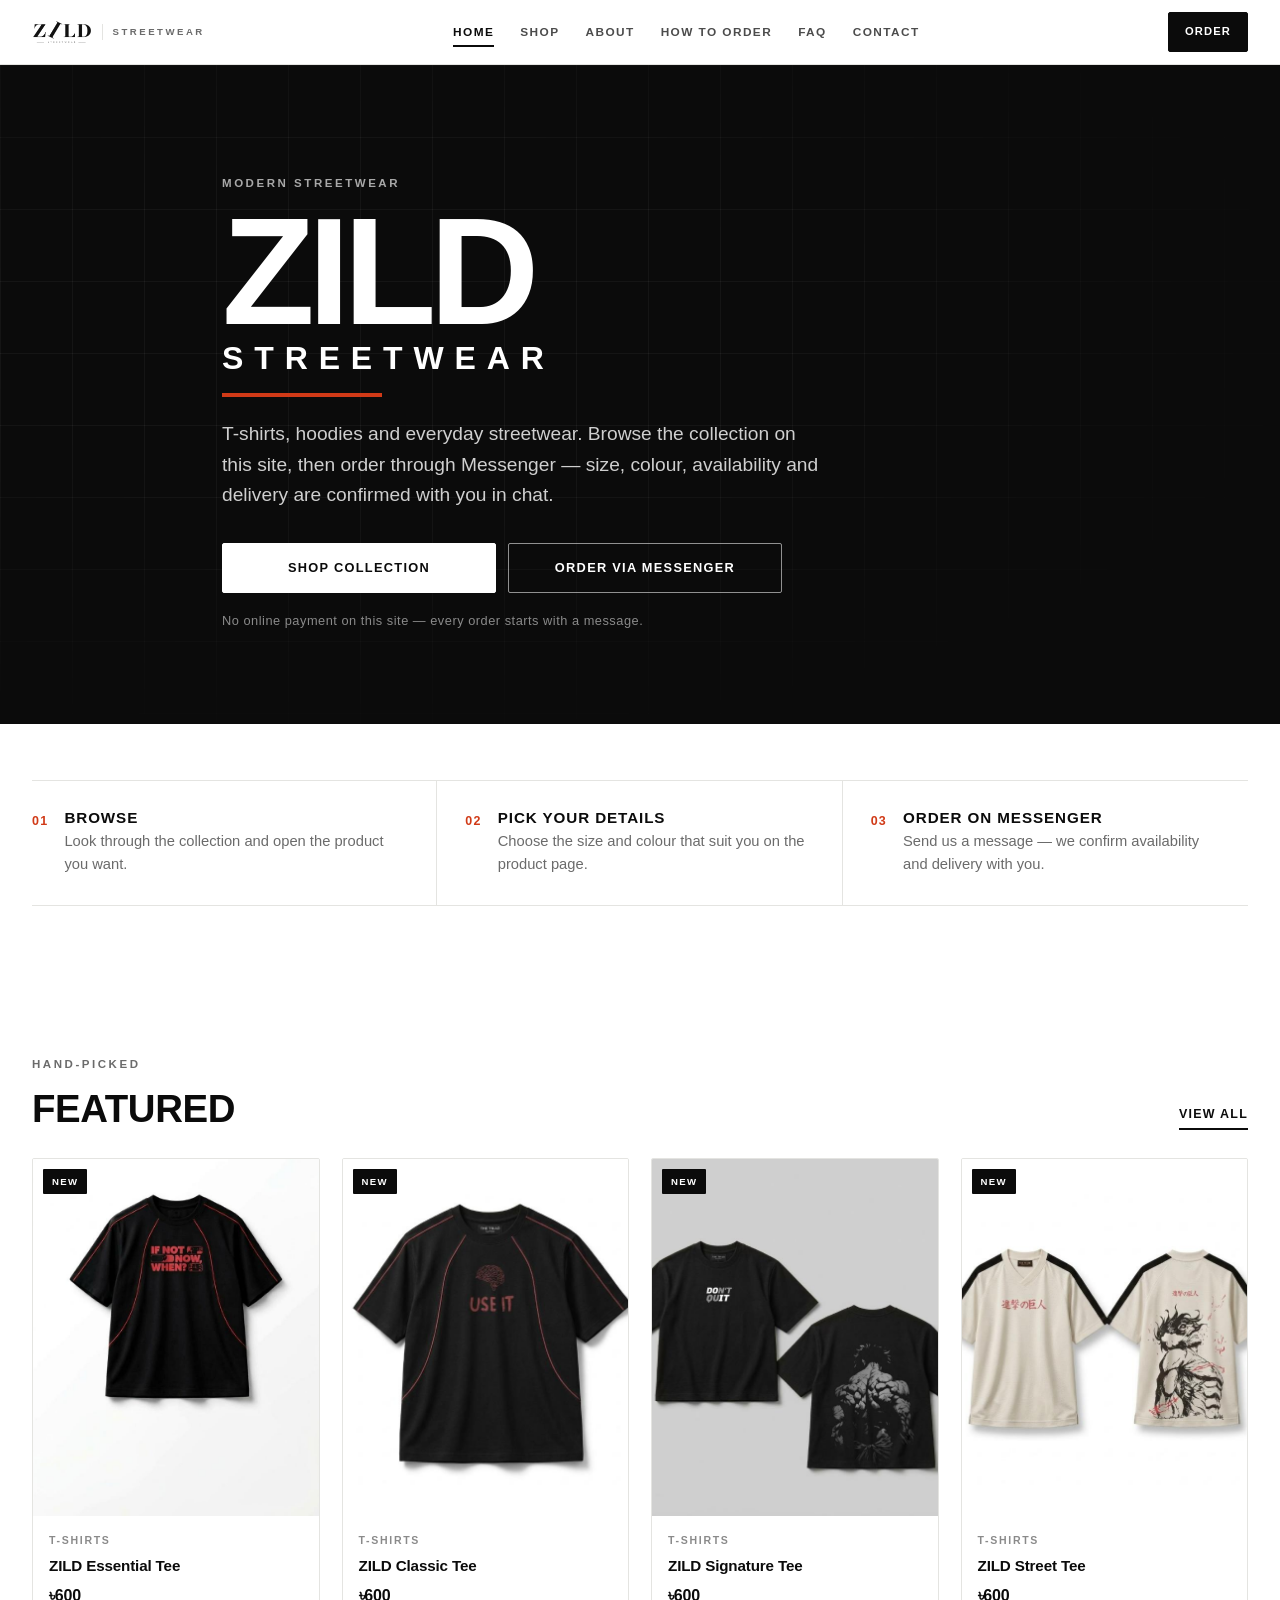
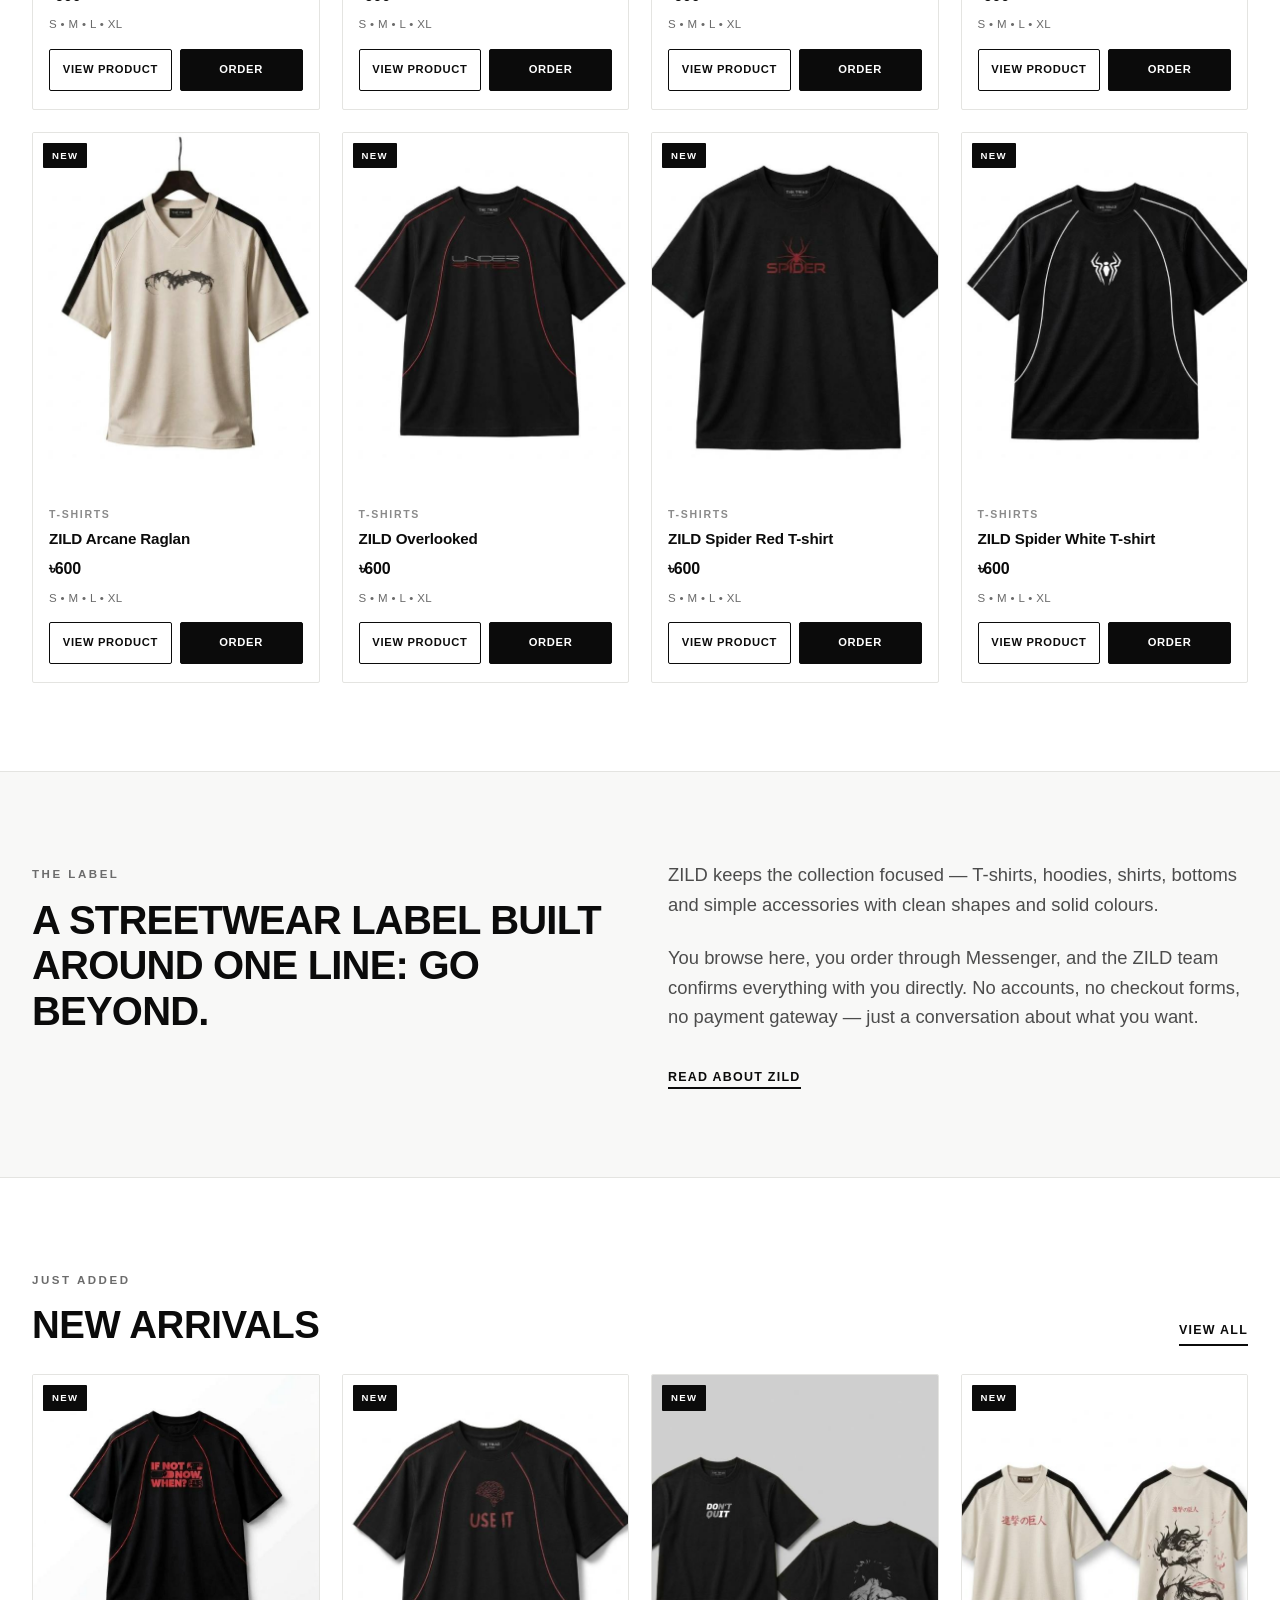
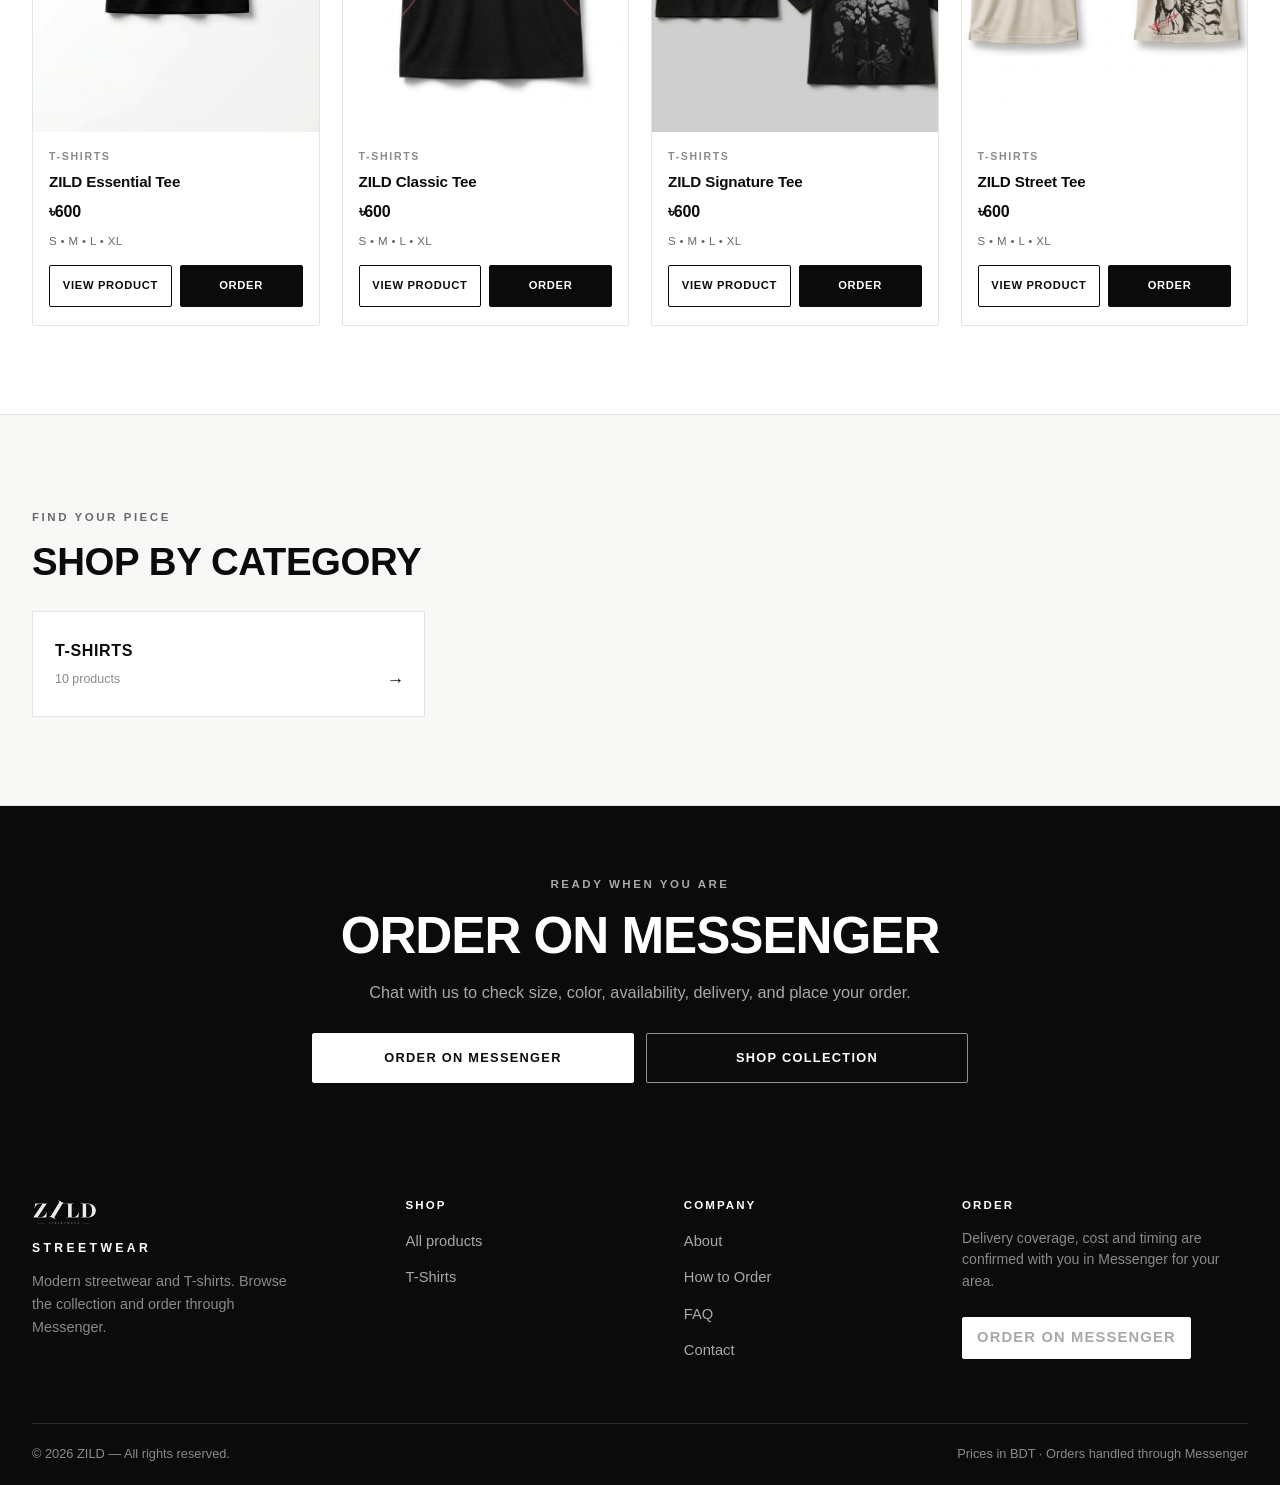
<file: index.html>
<!DOCTYPE html>
<html lang="en">
<head>
  <meta charset="utf-8">
  <meta name="google-site-verification" content="OAu-V8VWM3Msu2OALrQtMEpaNADFn--PM1Oyd4TbYXE" />
  <meta name="viewport" content="width=device-width, initial-scale=1">

  <title>ZILD Streetwear</title>
  <meta name="description" content="ZILD — modern streetwear and T-shirts. Browse the collection and order through Messenger.">
  <meta name="theme-color" content="#0b0b0b">

  <!-- ============================================================
       SET YOUR DOMAIN (see README → "Set your domain")
       Replace  https://madaclothing.vercel.app  with your real domain
       in every page before you go live.
       ============================================================ -->
  <link rel="canonical" href="https://madaclothing.vercel.app/">
  <meta property="og:site_name" content="ZILD">
  <meta property="og:type" content="website">
  <meta property="og:title" content="ZILD Streetwear">
  <meta property="og:description" content="ZILD — modern streetwear and T-shirts. Browse the collection and order through Messenger.">
  <meta property="og:url" content="https://madaclothing.vercel.app/">
  <meta property="og:image" content="https://madaclothing.vercel.app/assets/social/og-cover.png">
  <meta property="og:image:width" content="1200">
  <meta property="og:image:height" content="630">
  <meta property="og:image:alt" content="ZILD — Streetwear.">
  <meta name="twitter:card" content="summary_large_image">
  <meta name="twitter:title" content="ZILD Streetwear">
  <meta name="twitter:description" content="ZILD — modern streetwear and T-shirts. Browse the collection and order through Messenger.">

  <link rel="icon" href="favicon.svg" type="image/svg+xml">
  <link rel="alternate icon" href="favicon.ico" sizes="32x32">
  <link rel="manifest" href="manifest.webmanifest">
  <link rel="stylesheet" href="css/styles.css">

  <script src="js/config.js" defer></script>
  <script src="js/products.js" defer></script>
  <script src="js/app.js" defer></script>

  <script type="application/ld+json">
  {
    "@context": "https://schema.org",
    "@type": "WebSite",
    "name": "ZILD",
    "slogan": "STREETWEAR",
    "description": "ZILD — modern streetwear and T-shirts. Browse the collection and order through Messenger."
  }
  </script>
</head>

<body data-page="home">
  <a class="skip-link" href="#main">Skip to content</a>

  <!-- ============================ HEADER ============================ -->
  <header class="site-header">
    <div class="container header-inner">
      <a class="brand" href="index.html" aria-label="ZILD Streetwear — home">
        <img class="brand__logo" src="assets/logo/zild-logo.png" alt="ZILD Streetwear" width="520" height="128">
        <span class="brand__tagline" data-config="tagline">STREETWEAR</span>
      </a>

      <nav class="nav-desktop" aria-label="Main navigation">
        <a href="index.html" data-nav="home">Home</a>
        <a href="shop.html" data-nav="shop">Shop</a>
        <a href="about.html" data-nav="about">About</a>
        <a href="how-to-order.html" data-nav="how-to-order">How to Order</a>
        <a href="faq.html" data-nav="faq">FAQ</a>
        <a href="contact.html" data-nav="contact">Contact</a>
      </nav>

      <div class="header-actions">
        <a class="btn btn--dark header-cta" data-messenger href="https://www.messenger.com/t/1366008693268830" target="_blank" rel="noopener noreferrer">Order</a>
        <button class="nav-toggle" id="nav-toggle" type="button" aria-expanded="false" aria-controls="mobile-menu" aria-label="Open menu">
          <span class="nav-toggle__bar" aria-hidden="true"></span>
        </button>
      </div>
    </div>

    <div class="mobile-menu" id="mobile-menu" hidden>
      <nav aria-label="Mobile navigation">
        <a class="mobile-menu__link" href="index.html" data-nav="home">Home</a>
        <a class="mobile-menu__link" href="shop.html" data-nav="shop">Shop</a>
        <a class="mobile-menu__link" href="about.html" data-nav="about">About</a>
        <a class="mobile-menu__link" href="how-to-order.html" data-nav="how-to-order">How to Order</a>
        <a class="mobile-menu__link" href="faq.html" data-nav="faq">FAQ</a>
        <a class="mobile-menu__link" href="contact.html" data-nav="contact">Contact</a>
      </nav>
      <a class="btn btn--dark" data-messenger href="https://www.messenger.com/t/1366008693268830" target="_blank" rel="noopener noreferrer">ORDER ON MESSENGER</a>
    </div>
  </header>

  <main id="main">

    <!-- ============================ HERO ============================ -->
    <section class="hero">
      <div class="container hero__inner">
        <p class="eyebrow">Modern streetwear</p>
        <h1 class="hero__title">
          <span class="hero__brand">ZILD</span>
          <span class="hero__tagline">STREETWEAR</span>
        </h1>
        <p class="hero__text">
          T-shirts, hoodies and everyday streetwear. Browse the collection on this site,
          then order through Messenger — size, colour, availability and delivery are
          confirmed with you in chat.
        </p>
        <div class="btn-row">
          <a class="btn btn--light" href="shop.html">Shop collection</a>
          <a class="btn btn--ghost-light" data-messenger href="https://www.messenger.com/t/1366008693268830" target="_blank" rel="noopener noreferrer">Order via Messenger</a>
        </div>
        <p class="hero__note">No online payment on this site — every order starts with a message.</p>
      </div>
    </section>

    <!-- ============================ STEPS ============================ -->
    <section class="section--tight" aria-label="How ZILD ordering works">
      <div class="container">
        <ol class="steps">
          <li class="step">
            <span class="step__num" aria-hidden="true">01</span>
            <div>
              <h2 class="step__title">Browse</h2>
              <p class="step__text">Look through the collection and open the product you want.</p>
            </div>
          </li>
          <li class="step">
            <span class="step__num" aria-hidden="true">02</span>
            <div>
              <h2 class="step__title">Pick your details</h2>
              <p class="step__text">Choose the size and colour that suit you on the product page.</p>
            </div>
          </li>
          <li class="step">
            <span class="step__num" aria-hidden="true">03</span>
            <div>
              <h2 class="step__title">Order on Messenger</h2>
              <p class="step__text">Send us a message — we confirm availability and delivery with you.</p>
            </div>
          </li>
        </ol>
      </div>
    </section>

    <!-- ========================== FEATURED ========================== -->
    <section class="section" data-section aria-labelledby="featured-title">
      <div class="container">
        <div class="section-head">
          <div>
            <p class="eyebrow">Hand-picked</p>
            <h2 class="section-head__title" id="featured-title">Featured</h2>
          </div>
          <a class="section-head__link" href="shop.html">View all</a>
        </div>
        <div class="grid-products" id="featured-grid"></div>
      </div>
    </section>

    <!-- ========================= BRAND INTRO ======================== -->
    <section class="section section--muted" aria-labelledby="label-title">
      <div class="container split">
        <div>
          <p class="eyebrow">The label</p>
          <h2 class="brand-statement" id="label-title">A streetwear label built around one line: go beyond.</h2>
        </div>
        <div>
          <p class="lede">
            ZILD keeps the collection focused — T-shirts, hoodies, shirts, bottoms and
            simple accessories with clean shapes and solid colours.
          </p>
          <p class="lede mt-6">
            You browse here, you order through Messenger, and the ZILD team confirms
            everything with you directly. No accounts, no checkout forms, no payment
            gateway — just a conversation about what you want.
          </p>
          <p class="mt-8">
            <a class="section-head__link" href="about.html">Read about ZILD</a>
          </p>
        </div>
      </div>
    </section>

    <!-- ========================= NEW ARRIVALS ======================= -->
    <section class="section" data-section aria-labelledby="arrivals-title">
      <div class="container">
        <div class="section-head">
          <div>
            <p class="eyebrow">Just added</p>
            <h2 class="section-head__title" id="arrivals-title">New arrivals</h2>
          </div>
          <a class="section-head__link" href="shop.html">View all</a>
        </div>
        <div class="grid-products" id="arrivals-grid"></div>
      </div>
    </section>

    <!-- ========================== CATEGORIES ======================== -->
    <section class="section section--muted" aria-labelledby="category-title">
      <div class="container">
        <div class="section-head">
          <div>
            <p class="eyebrow">Find your piece</p>
            <h2 class="section-head__title" id="category-title">Shop by category</h2>
          </div>
        </div>
        <div class="grid-categories" id="category-grid"></div>
      </div>
    </section>

    <!-- ============================ BAND ============================ -->
    <section class="band" aria-labelledby="band-title">
      <div class="container band__inner">
        <p class="eyebrow">Ready when you are</p>
        <h2 class="band__title" id="band-title">Order on Messenger</h2>
        <p class="band__text" data-config="orderHelper">
          Chat with us to check size, color, availability, delivery, and place your order.
        </p>
        <div class="btn-row">
          <a class="btn btn--light" data-messenger href="https://www.messenger.com/t/1366008693268830" target="_blank" rel="noopener noreferrer">ORDER ON MESSENGER</a>
          <a class="btn btn--ghost-light" href="shop.html">Shop collection</a>
        </div>
      </div>
    </section>

  </main>

  <!-- ============================ FOOTER ============================ -->
  <footer class="site-footer">
    <div class="container">
      <div class="footer-grid">
        <div class="footer-brand">
          <img class="footer-brand__logo" src="assets/logo/zild-logo.png" alt="ZILD Streetwear" width="520" height="128">
          <p class="footer-brand__tagline" data-config="tagline">STREETWEAR</p>
          <p class="footer-brand__text">Modern streetwear and T-shirts. Browse the collection and order through Messenger.</p>
        </div>

        <div class="footer-col">
          <h2 class="footer-col__title">Shop</h2>
          <ul id="footer-categories">
            <li><a href="shop.html">All products</a></li>
          </ul>
        </div>

        <div class="footer-col">
          <h2 class="footer-col__title">Company</h2>
          <ul>
            <li><a href="about.html">About</a></li>
            <li><a href="how-to-order.html">How to Order</a></li>
            <li><a href="faq.html">FAQ</a></li>
            <li><a href="contact.html">Contact</a></li>
          </ul>
        </div>

        <div class="footer-col">
          <h2 class="footer-col__title">Order</h2>
          <p class="footer-note" data-config="deliveryInfo">Delivery coverage, cost and timing are confirmed with you in Messenger for your area.</p>
          <p class="mt-6">
            <a class="btn btn--light btn--sm" data-messenger href="https://www.messenger.com/t/1366008693268830" target="_blank" rel="noopener noreferrer">Order on Messenger</a>
          </p>
          <p class="mt-6">
            <a data-facebook hidden>Facebook page</a>
          </p>
        </div>
      </div>

      <div class="footer-bottom">
        <span>© <span data-year>2026</span> <span data-config="brandName">ZILD</span> — All rights reserved.</span>
        <span>Prices in <span data-config="currency">BDT</span> · Orders handled through Messenger</span>
      </div>
    </div>
  </footer>
</body>
</html>
</file>
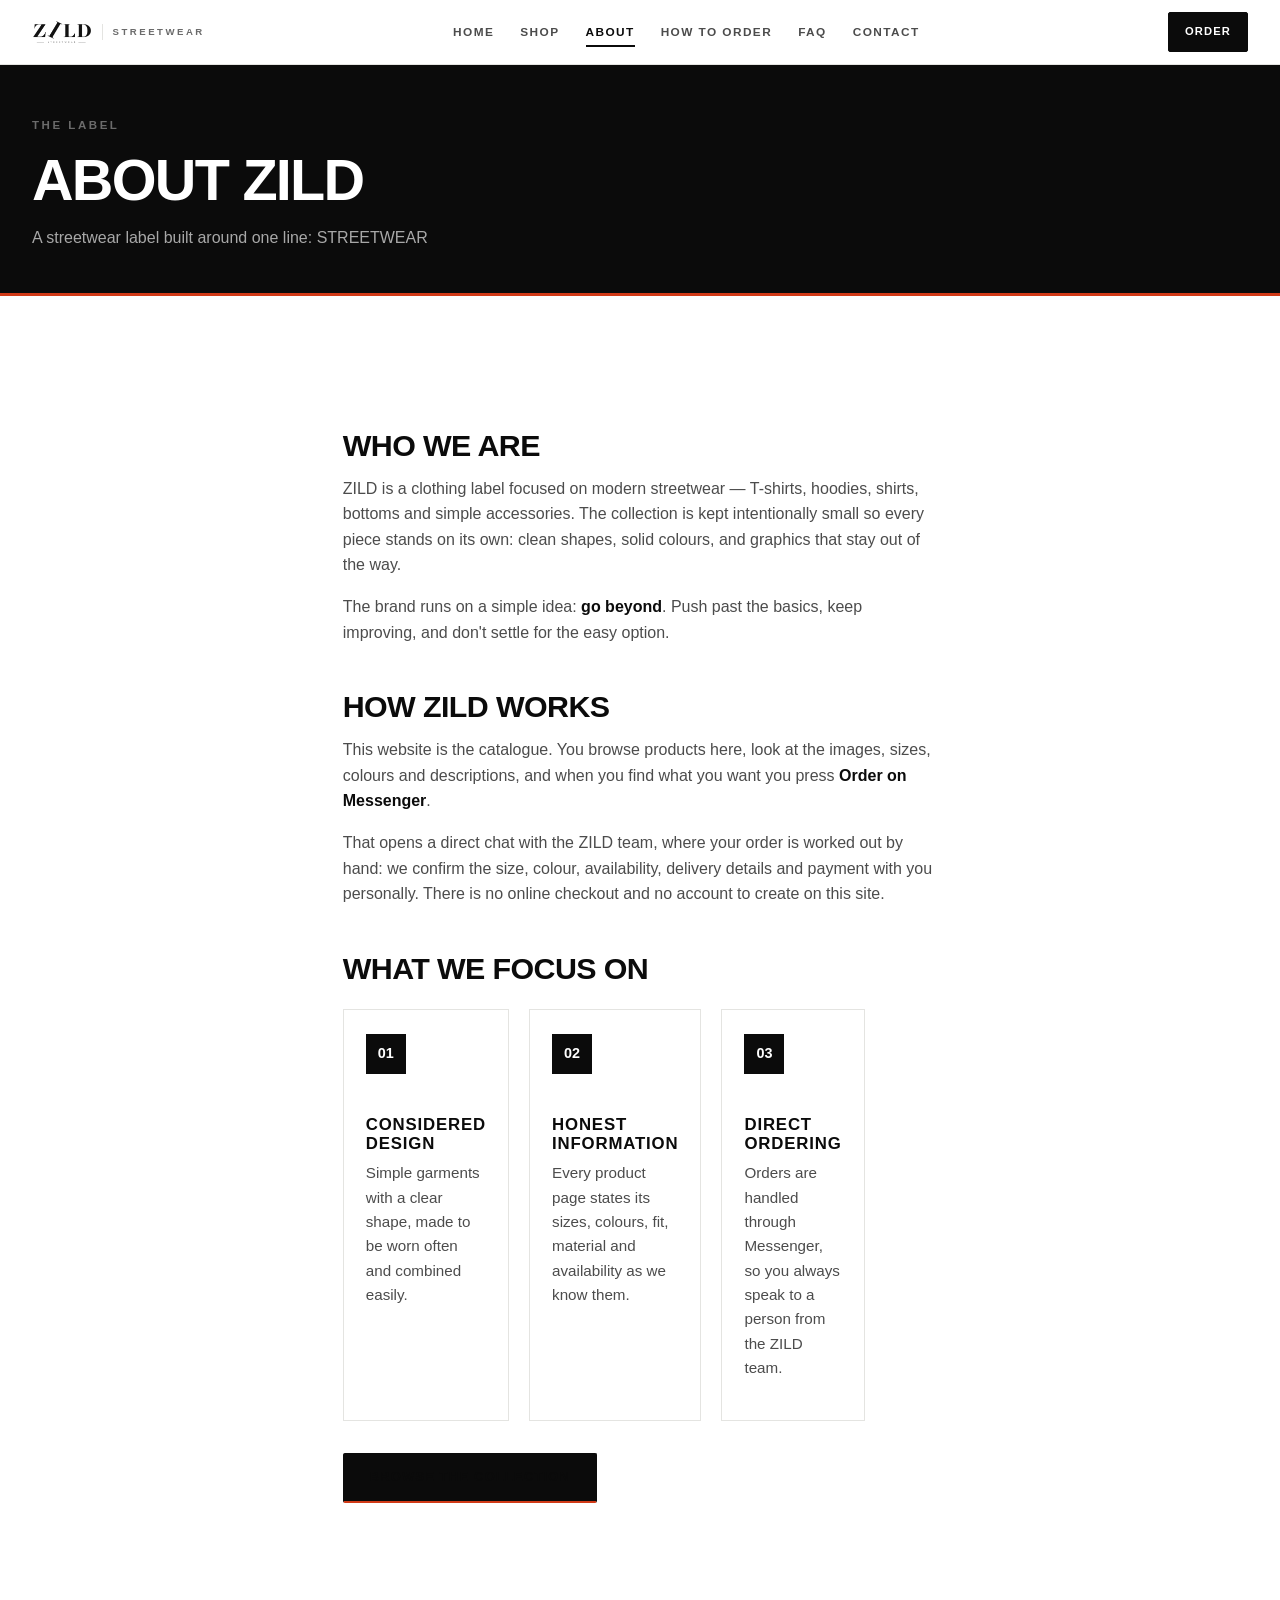
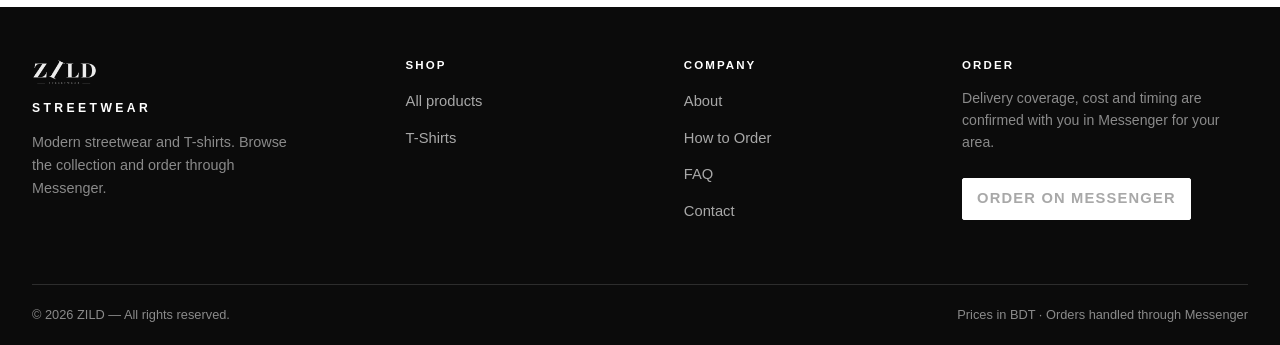
<file: about.html>
<!DOCTYPE html>
<html lang="en">
<head>
  <meta charset="utf-8">
  <meta name="viewport" content="width=device-width, initial-scale=1">

  <title>About — ZILD | Streetwear</title>
  <meta name="description" content="ZILD is a streetwear label built around one line: STREETWEAR Learn about the label and how it works.">
  <meta name="theme-color" content="#0b0b0b">

  <!-- SET YOUR DOMAIN (see README → "Set your domain") -->
  <link rel="canonical" href="https://madaclothing.vercel.app/about.html">
  <meta property="og:site_name" content="ZILD">
  <meta property="og:type" content="website">
  <meta property="og:title" content="About — ZILD | Streetwear">
  <meta property="og:description" content="ZILD is a streetwear label built around one line: STREETWEAR">
  <meta property="og:url" content="https://madaclothing.vercel.app/about.html">
  <meta property="og:image" content="https://madaclothing.vercel.app/assets/social/og-cover.png">
  <meta property="og:image:width" content="1200">
  <meta property="og:image:height" content="630">
  <meta property="og:image:alt" content="ZILD — Streetwear.">
  <meta name="twitter:card" content="summary_large_image">
  <meta name="twitter:title" content="About — ZILD | Streetwear">
  <meta name="twitter:description" content="ZILD is a streetwear label built around one line: STREETWEAR">

  <link rel="icon" href="favicon.svg" type="image/svg+xml">
  <link rel="alternate icon" href="favicon.ico" sizes="32x32">
  <link rel="manifest" href="manifest.webmanifest">
  <link rel="stylesheet" href="css/styles.css">

  <script src="js/config.js" defer></script>
  <script src="js/products.js" defer></script>
  <script src="js/app.js" defer></script>
</head>

<body data-page="about">
  <a class="skip-link" href="#main">Skip to content</a>

  <!-- ============================ HEADER ============================ -->
  <header class="site-header">
    <div class="container header-inner">
      <a class="brand" href="index.html" aria-label="ZILD Streetwear — home">
        <img class="brand__logo" src="assets/logo/zild-logo.png" alt="ZILD Streetwear" width="520" height="128">
        <span class="brand__tagline" data-config="tagline">STREETWEAR</span>
      </a>

      <nav class="nav-desktop" aria-label="Main navigation">
        <a href="index.html" data-nav="home">Home</a>
        <a href="shop.html" data-nav="shop">Shop</a>
        <a href="about.html" data-nav="about">About</a>
        <a href="how-to-order.html" data-nav="how-to-order">How to Order</a>
        <a href="faq.html" data-nav="faq">FAQ</a>
        <a href="contact.html" data-nav="contact">Contact</a>
      </nav>

      <div class="header-actions">
        <a class="btn btn--dark header-cta" data-messenger href="https://www.messenger.com/t/1366008693268830" target="_blank" rel="noopener noreferrer">Order</a>
        <button class="nav-toggle" id="nav-toggle" type="button" aria-expanded="false" aria-controls="mobile-menu" aria-label="Open menu">
          <span class="nav-toggle__bar" aria-hidden="true"></span>
        </button>
      </div>
    </div>

    <div class="mobile-menu" id="mobile-menu" hidden>
      <nav aria-label="Mobile navigation">
        <a class="mobile-menu__link" href="index.html" data-nav="home">Home</a>
        <a class="mobile-menu__link" href="shop.html" data-nav="shop">Shop</a>
        <a class="mobile-menu__link" href="about.html" data-nav="about">About</a>
        <a class="mobile-menu__link" href="how-to-order.html" data-nav="how-to-order">How to Order</a>
        <a class="mobile-menu__link" href="faq.html" data-nav="faq">FAQ</a>
        <a class="mobile-menu__link" href="contact.html" data-nav="contact">Contact</a>
      </nav>
      <a class="btn btn--dark" data-messenger href="https://www.messenger.com/t/1366008693268830" target="_blank" rel="noopener noreferrer">ORDER ON MESSENGER</a>
    </div>
  </header>

  <main id="main">
    <section class="page-hero">
      <div class="container">
        <p class="eyebrow">The label</p>
        <h1 class="page-hero__title">About ZILD</h1>
        <p class="page-hero__text">A streetwear label built around one line: STREETWEAR</p>
      </div>
    </section>

    <section class="section">
      <div class="container prose">
        <h2 class="mt-0">Who we are</h2>
        <p>
          ZILD is a clothing label focused on modern streetwear — T-shirts, hoodies,
          shirts, bottoms and simple accessories. The collection is kept intentionally
          small so every piece stands on its own: clean shapes, solid colours, and
          graphics that stay out of the way.
        </p>
        <p>
          The brand runs on a simple idea: <strong>go beyond</strong>. Push past the
          basics, keep improving, and don't settle for the easy option.
        </p>

        <h2>How ZILD works</h2>
        <p>
          This website is the catalogue. You browse products here, look at the images,
          sizes, colours and descriptions, and when you find what you want you press
          <strong>Order on Messenger</strong>.
        </p>
        <p>
          That opens a direct chat with the ZILD team, where your order is worked out
          by hand: we confirm the size, colour, availability, delivery details and
          payment with you personally. There is no online checkout and no account to
          create on this site.
        </p>

        <h2>What we focus on</h2>
        <div class="order-steps mt-6">
          <div class="order-step">
            <span class="order-step__num" aria-hidden="true">01</span>
            <h3 class="order-step__title">Considered design</h3>
            <p class="order-step__text">Simple garments with a clear shape, made to be worn often and combined easily.</p>
          </div>
          <div class="order-step">
            <span class="order-step__num" aria-hidden="true">02</span>
            <h3 class="order-step__title">Honest information</h3>
            <p class="order-step__text">Every product page states its sizes, colours, fit, material and availability as we know them.</p>
          </div>
          <div class="order-step">
            <span class="order-step__num" aria-hidden="true">03</span>
            <h3 class="order-step__title">Direct ordering</h3>
            <p class="order-step__text">Orders are handled through Messenger, so you always speak to a person from the ZILD team.</p>
          </div>
        </div>

        <p class="mt-8">
          <a class="btn btn--dark" href="shop.html">Browse the collection</a>
        </p>
      </div>
    </section>
  </main>

  <!-- ============================ FOOTER ============================ -->
  <footer class="site-footer">
    <div class="container">
      <div class="footer-grid">
        <div class="footer-brand">
          <img class="footer-brand__logo" src="assets/logo/zild-logo.png" alt="ZILD Streetwear" width="520" height="128">
          <p class="footer-brand__tagline" data-config="tagline">STREETWEAR</p>
          <p class="footer-brand__text">Modern streetwear and T-shirts. Browse the collection and order through Messenger.</p>
        </div>

        <div class="footer-col">
          <h2 class="footer-col__title">Shop</h2>
          <ul id="footer-categories">
            <li><a href="shop.html">All products</a></li>
          </ul>
        </div>

        <div class="footer-col">
          <h2 class="footer-col__title">Company</h2>
          <ul>
            <li><a href="about.html">About</a></li>
            <li><a href="how-to-order.html">How to Order</a></li>
            <li><a href="faq.html">FAQ</a></li>
            <li><a href="contact.html">Contact</a></li>
          </ul>
        </div>

        <div class="footer-col">
          <h2 class="footer-col__title">Order</h2>
          <p class="footer-note" data-config="deliveryInfo">Delivery coverage, cost and timing are confirmed with you in Messenger for your area.</p>
          <p class="mt-6">
            <a class="btn btn--light btn--sm" data-messenger href="https://www.messenger.com/t/1366008693268830" target="_blank" rel="noopener noreferrer">Order on Messenger</a>
          </p>
          <p class="mt-6">
            <a data-facebook hidden>Facebook page</a>
          </p>
        </div>
      </div>

      <div class="footer-bottom">
        <span>© <span data-year>2026</span> <span data-config="brandName">ZILD</span> — All rights reserved.</span>
        <span>Prices in <span data-config="currency">BDT</span> · Orders handled through Messenger</span>
      </div>
    </div>
  </footer>
</body>
</html>
</file>
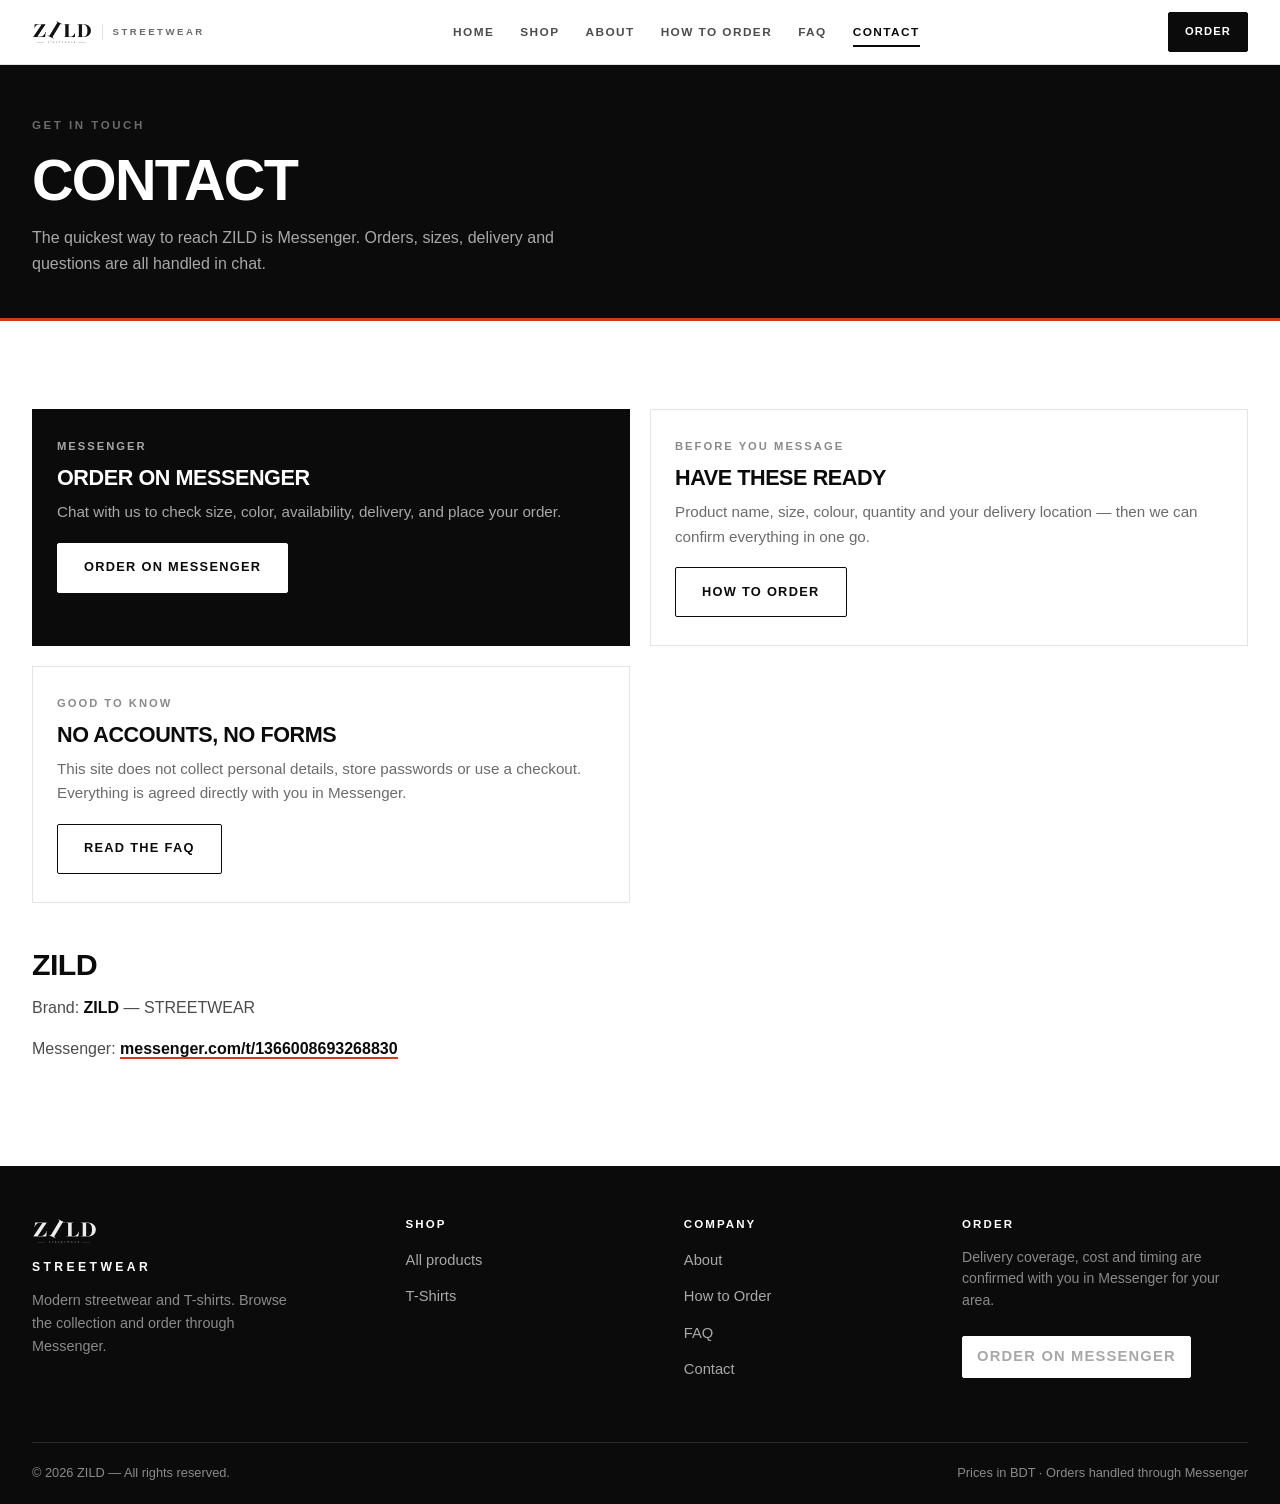
<file: contact.html>
<!DOCTYPE html>
<html lang="en">
<head>
  <meta charset="utf-8">
  <meta name="viewport" content="width=device-width, initial-scale=1">

  <title>Contact — ZILD Streetwear</title>
  <meta name="description" content="Contact ZILD through Messenger or the ZILD Facebook page. Orders and questions are handled in chat.">
  <meta name="theme-color" content="#0b0b0b">

  <!-- SET YOUR DOMAIN (see README → "Set your domain") -->
  <link rel="canonical" href="https://madaclothing.vercel.app/contact.html">
  <meta property="og:site_name" content="ZILD">
  <meta property="og:type" content="website">
  <meta property="og:title" content="Contact — ZILD Streetwear">
  <meta property="og:description" content="Contact ZILD through Messenger or the ZILD Facebook page.">
  <meta property="og:url" content="https://madaclothing.vercel.app/contact.html">
  <meta property="og:image" content="https://madaclothing.vercel.app/assets/social/og-cover.png">
  <meta property="og:image:width" content="1200">
  <meta property="og:image:height" content="630">
  <meta property="og:image:alt" content="ZILD — Streetwear.">
  <meta name="twitter:card" content="summary_large_image">
  <meta name="twitter:title" content="Contact — ZILD Streetwear">
  <meta name="twitter:description" content="Contact ZILD through Messenger or the ZILD Facebook page.">

  <link rel="icon" href="favicon.svg" type="image/svg+xml">
  <link rel="alternate icon" href="favicon.ico" sizes="32x32">
  <link rel="manifest" href="manifest.webmanifest">
  <link rel="stylesheet" href="css/styles.css">

  <script src="js/config.js" defer></script>
  <script src="js/products.js" defer></script>
  <script src="js/app.js" defer></script>
</head>

<body data-page="contact">
  <a class="skip-link" href="#main">Skip to content</a>

  <!-- ============================ HEADER ============================ -->
  <header class="site-header">
    <div class="container header-inner">
      <a class="brand" href="index.html" aria-label="ZILD Streetwear — home">
        <img class="brand__logo" src="assets/logo/zild-logo.png" alt="ZILD Streetwear" width="520" height="128">
        <span class="brand__tagline" data-config="tagline">STREETWEAR</span>
      </a>

      <nav class="nav-desktop" aria-label="Main navigation">
        <a href="index.html" data-nav="home">Home</a>
        <a href="shop.html" data-nav="shop">Shop</a>
        <a href="about.html" data-nav="about">About</a>
        <a href="how-to-order.html" data-nav="how-to-order">How to Order</a>
        <a href="faq.html" data-nav="faq">FAQ</a>
        <a href="contact.html" data-nav="contact">Contact</a>
      </nav>

      <div class="header-actions">
        <a class="btn btn--dark header-cta" data-messenger href="https://www.messenger.com/t/1366008693268830" target="_blank" rel="noopener noreferrer">Order</a>
        <button class="nav-toggle" id="nav-toggle" type="button" aria-expanded="false" aria-controls="mobile-menu" aria-label="Open menu">
          <span class="nav-toggle__bar" aria-hidden="true"></span>
        </button>
      </div>
    </div>

    <div class="mobile-menu" id="mobile-menu" hidden>
      <nav aria-label="Mobile navigation">
        <a class="mobile-menu__link" href="index.html" data-nav="home">Home</a>
        <a class="mobile-menu__link" href="shop.html" data-nav="shop">Shop</a>
        <a class="mobile-menu__link" href="about.html" data-nav="about">About</a>
        <a class="mobile-menu__link" href="how-to-order.html" data-nav="how-to-order">How to Order</a>
        <a class="mobile-menu__link" href="faq.html" data-nav="faq">FAQ</a>
        <a class="mobile-menu__link" href="contact.html" data-nav="contact">Contact</a>
      </nav>
      <a class="btn btn--dark" data-messenger href="https://www.messenger.com/t/1366008693268830" target="_blank" rel="noopener noreferrer">ORDER ON MESSENGER</a>
    </div>
  </header>

  <main id="main">
    <section class="page-hero">
      <div class="container">
        <p class="eyebrow">Get in touch</p>
        <h1 class="page-hero__title">Contact</h1>
        <p class="page-hero__text">
          The quickest way to reach ZILD is Messenger. Orders, sizes, delivery and
          questions are all handled in chat.
        </p>
      </div>
    </section>

    <section class="section">
      <div class="container">
        <div class="contact-grid">
          <div class="contact-card contact-card--dark">
            <p class="contact-card__label">Messenger</p>
            <h2 class="contact-card__title">Order on Messenger</h2>
            <p class="contact-card__text" data-config="orderHelper">
              Chat with us to check size, color, availability, delivery, and place your
              order.
            </p>
            <a class="btn btn--light" data-messenger href="https://www.messenger.com/t/1366008693268830" target="_blank" rel="noopener noreferrer">ORDER ON MESSENGER</a>
          </div>

          <div class="contact-card" data-facebook-block hidden>
            <p class="contact-card__label">Facebook</p>
            <h2 class="contact-card__title">ZILD on Facebook</h2>
            <p class="contact-card__text">
              Follow the ZILD page for new pieces and updates. Messages sent there reach
              the same team.
            </p>
            <a class="btn btn--ghost" data-facebook href="#">Open Facebook page</a>
          </div>

          <div class="contact-card">
            <p class="contact-card__label">Before you message</p>
            <h2 class="contact-card__title">Have these ready</h2>
            <p class="contact-card__text">
              Product name, size, colour, quantity and your delivery location — then we
              can confirm everything in one go.
            </p>
            <a class="btn btn--ghost" href="how-to-order.html">How to order</a>
          </div>

          <div class="contact-card">
            <p class="contact-card__label">Good to know</p>
            <h2 class="contact-card__title">No accounts, no forms</h2>
            <p class="contact-card__text">
              This site does not collect personal details, store passwords or use a
              checkout. Everything is agreed directly with you in Messenger.
            </p>
            <a class="btn btn--ghost" href="faq.html">Read the FAQ</a>
          </div>
        </div>

        <div class="prose mt-8">
          <h2>ZILD</h2>
          <p>
            Brand: <strong data-config="brandName">ZILD</strong> —
            <span data-config="tagline">STREETWEAR</span>
          </p>
          <p>
            Messenger:
            <a data-messenger href="https://www.messenger.com/t/1366008693268830" target="_blank" rel="noopener noreferrer">messenger.com/t/1366008693268830</a>
          </p>
          <p data-facebook-block hidden>
            Facebook page: <a data-facebook href="#">ZILD on Facebook</a>
          </p>
        </div>
      </div>
    </section>
  </main>

  <!-- ============================ FOOTER ============================ -->
  <footer class="site-footer">
    <div class="container">
      <div class="footer-grid">
        <div class="footer-brand">
          <img class="footer-brand__logo" src="assets/logo/zild-logo.png" alt="ZILD Streetwear" width="520" height="128">
          <p class="footer-brand__tagline" data-config="tagline">STREETWEAR</p>
          <p class="footer-brand__text">Modern streetwear and T-shirts. Browse the collection and order through Messenger.</p>
        </div>

        <div class="footer-col">
          <h2 class="footer-col__title">Shop</h2>
          <ul id="footer-categories">
            <li><a href="shop.html">All products</a></li>
          </ul>
        </div>

        <div class="footer-col">
          <h2 class="footer-col__title">Company</h2>
          <ul>
            <li><a href="about.html">About</a></li>
            <li><a href="how-to-order.html">How to Order</a></li>
            <li><a href="faq.html">FAQ</a></li>
            <li><a href="contact.html">Contact</a></li>
          </ul>
        </div>

        <div class="footer-col">
          <h2 class="footer-col__title">Order</h2>
          <p class="footer-note" data-config="deliveryInfo">Delivery coverage, cost and timing are confirmed with you in Messenger for your area.</p>
          <p class="mt-6">
            <a class="btn btn--light btn--sm" data-messenger href="https://www.messenger.com/t/1366008693268830" target="_blank" rel="noopener noreferrer">Order on Messenger</a>
          </p>
          <p class="mt-6">
            <a data-facebook hidden>Facebook page</a>
          </p>
        </div>
      </div>

      <div class="footer-bottom">
        <span>© <span data-year>2026</span> <span data-config="brandName">ZILD</span> — All rights reserved.</span>
        <span>Prices in <span data-config="currency">BDT</span> · Orders handled through Messenger</span>
      </div>
    </div>
  </footer>
</body>
</html>
</file>
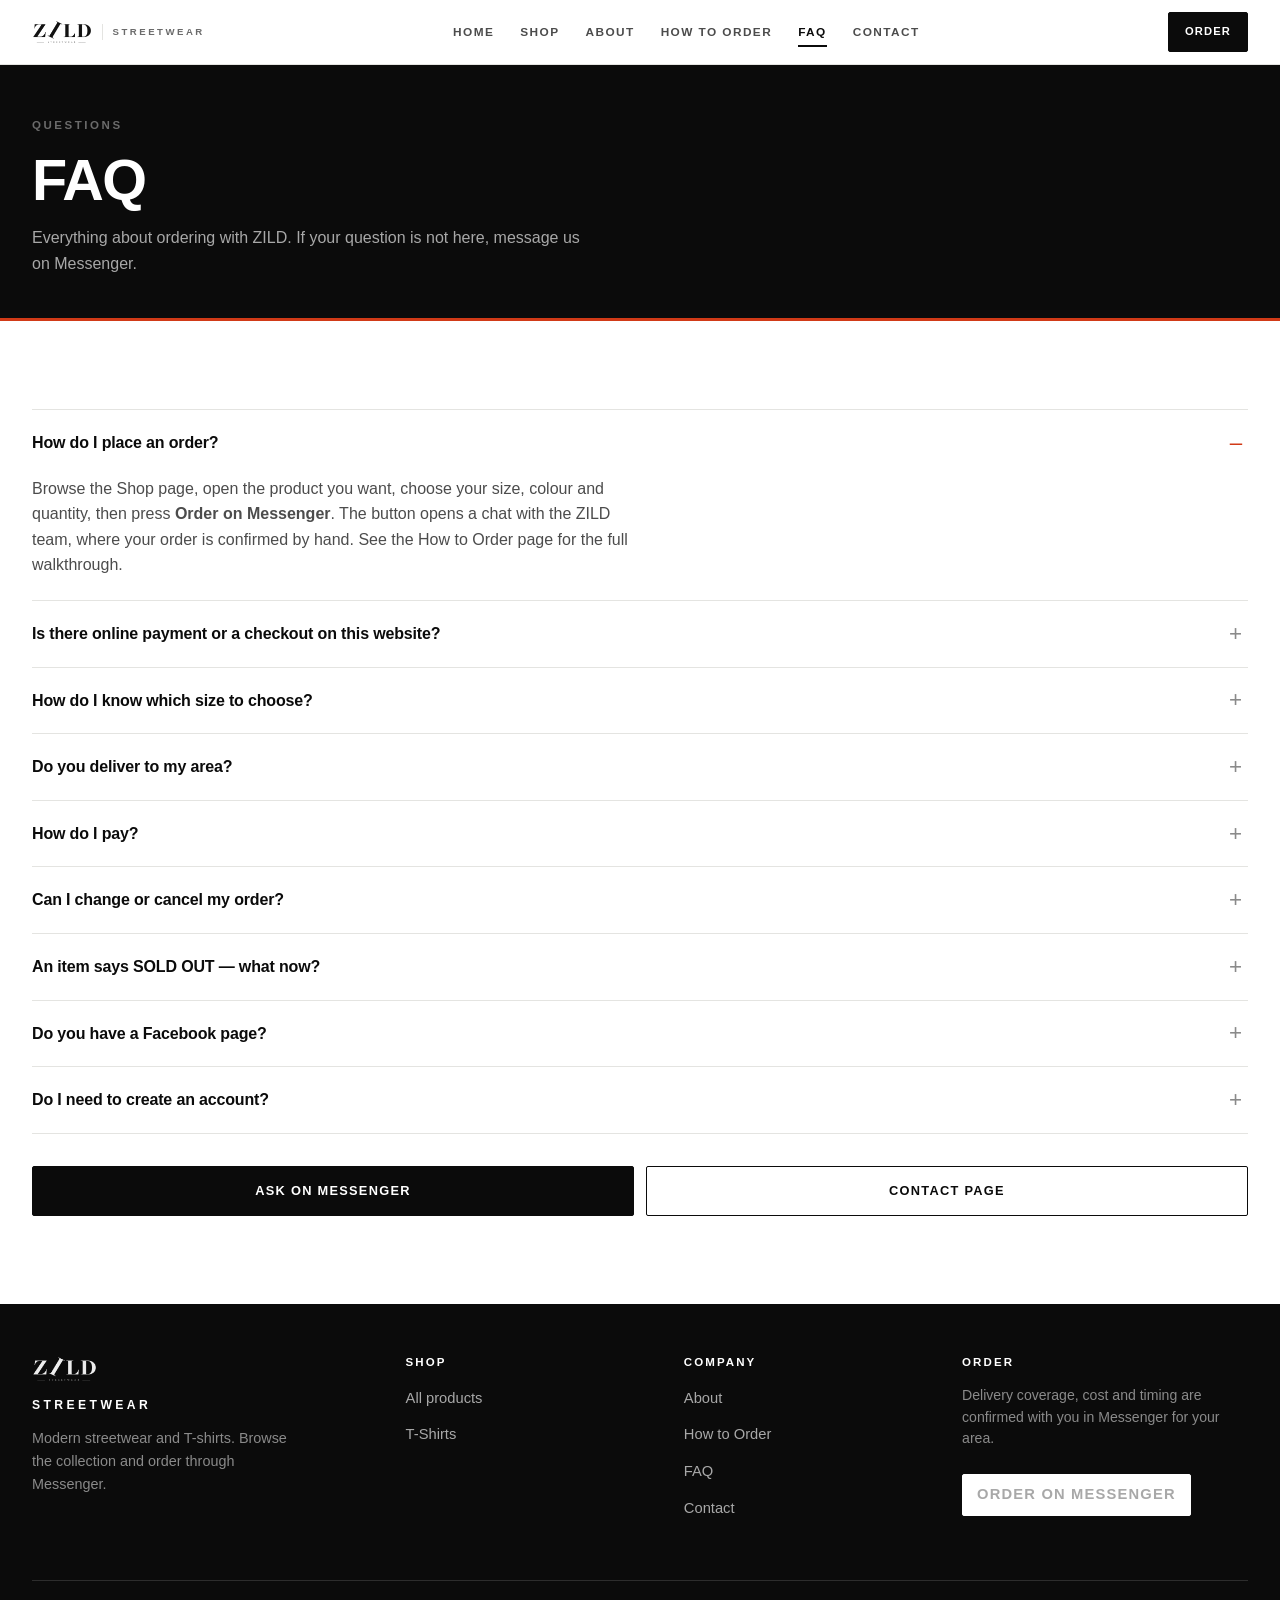
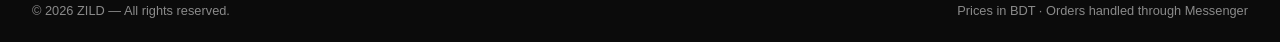
<file: faq.html>
<!DOCTYPE html>
<html lang="en">
<head>
  <meta charset="utf-8">
  <meta name="viewport" content="width=device-width, initial-scale=1">

  <title>FAQ — ZILD Streetwear</title>
  <meta name="description" content="Answers about ZILD ordering, sizes, delivery, payment and Messenger support.">
  <meta name="theme-color" content="#0b0b0b">

  <!-- SET YOUR DOMAIN (see README → "Set your domain") -->
  <link rel="canonical" href="https://madaclothing.vercel.app/faq.html">
  <meta property="og:site_name" content="ZILD">
  <meta property="og:type" content="website">
  <meta property="og:title" content="FAQ — ZILD Streetwear">
  <meta property="og:description" content="Answers about ZILD ordering, sizes, delivery, payment and Messenger support.">
  <meta property="og:url" content="https://madaclothing.vercel.app/faq.html">
  <meta property="og:image" content="https://madaclothing.vercel.app/assets/social/og-cover.png">
  <meta property="og:image:width" content="1200">
  <meta property="og:image:height" content="630">
  <meta property="og:image:alt" content="ZILD — Streetwear.">
  <meta name="twitter:card" content="summary_large_image">
  <meta name="twitter:title" content="FAQ — ZILD Streetwear">
  <meta name="twitter:description" content="Answers about ZILD ordering, sizes, delivery, payment and Messenger support.">

  <link rel="icon" href="favicon.svg" type="image/svg+xml">
  <link rel="alternate icon" href="favicon.ico" sizes="32x32">
  <link rel="manifest" href="manifest.webmanifest">
  <link rel="stylesheet" href="css/styles.css">

  <script src="js/config.js" defer></script>
  <script src="js/products.js" defer></script>
  <script src="js/app.js" defer></script>
</head>

<body data-page="faq">
  <a class="skip-link" href="#main">Skip to content</a>

  <!-- ============================ HEADER ============================ -->
  <header class="site-header">
    <div class="container header-inner">
      <a class="brand" href="index.html" aria-label="ZILD Streetwear — home">
        <img class="brand__logo" src="assets/logo/zild-logo.png" alt="ZILD Streetwear" width="520" height="128">
        <span class="brand__tagline" data-config="tagline">STREETWEAR</span>
      </a>

      <nav class="nav-desktop" aria-label="Main navigation">
        <a href="index.html" data-nav="home">Home</a>
        <a href="shop.html" data-nav="shop">Shop</a>
        <a href="about.html" data-nav="about">About</a>
        <a href="how-to-order.html" data-nav="how-to-order">How to Order</a>
        <a href="faq.html" data-nav="faq">FAQ</a>
        <a href="contact.html" data-nav="contact">Contact</a>
      </nav>

      <div class="header-actions">
        <a class="btn btn--dark header-cta" data-messenger href="https://www.messenger.com/t/1366008693268830" target="_blank" rel="noopener noreferrer">Order</a>
        <button class="nav-toggle" id="nav-toggle" type="button" aria-expanded="false" aria-controls="mobile-menu" aria-label="Open menu">
          <span class="nav-toggle__bar" aria-hidden="true"></span>
        </button>
      </div>
    </div>

    <div class="mobile-menu" id="mobile-menu" hidden>
      <nav aria-label="Mobile navigation">
        <a class="mobile-menu__link" href="index.html" data-nav="home">Home</a>
        <a class="mobile-menu__link" href="shop.html" data-nav="shop">Shop</a>
        <a class="mobile-menu__link" href="about.html" data-nav="about">About</a>
        <a class="mobile-menu__link" href="how-to-order.html" data-nav="how-to-order">How to Order</a>
        <a class="mobile-menu__link" href="faq.html" data-nav="faq">FAQ</a>
        <a class="mobile-menu__link" href="contact.html" data-nav="contact">Contact</a>
      </nav>
      <a class="btn btn--dark" data-messenger href="https://www.messenger.com/t/1366008693268830" target="_blank" rel="noopener noreferrer">ORDER ON MESSENGER</a>
    </div>
  </header>

  <main id="main">
    <section class="page-hero">
      <div class="container">
        <p class="eyebrow">Questions</p>
        <h1 class="page-hero__title">FAQ</h1>
        <p class="page-hero__text">
          Everything about ordering with ZILD. If your question is not here, message us
          on Messenger.
        </p>
      </div>
    </section>

    <section class="section">
      <div class="container">
        <div class="faq-list">
          <details class="faq-item" open>
            <summary>How do I place an order?</summary>
            <p>
              Browse the Shop page, open the product you want, choose your size, colour
              and quantity, then press <strong>Order on Messenger</strong>. The button
              opens a chat with the ZILD team, where your order is confirmed by hand.
              See the <a href="how-to-order.html">How to Order</a> page for the full
              walkthrough.
            </p>
          </details>

          <details class="faq-item">
            <summary>Is there online payment or a checkout on this website?</summary>
            <p>
              No. This website is a catalogue. There is no checkout, no cart and no
              payment gateway here — orders and payment are arranged directly in your
              Messenger conversation with the ZILD team.
            </p>
          </details>

          <details class="faq-item">
            <summary>How do I know which size to choose?</summary>
            <p>
              Every product page lists the available sizes plus the fit and material
              details. If you are unsure, send us your usual size in Messenger and we
              will help you pick.
            </p>
          </details>

          <details class="faq-item">
            <summary>Do you deliver to my area?</summary>
            <p data-config="deliveryInfo">
              Delivery coverage, cost and timing are confirmed with you in Messenger for
              your area.
            </p>
          </details>

          <details class="faq-item">
            <summary>How do I pay?</summary>
            <p data-config="paymentInfo">
              There is no online payment on this website. Payment is arranged directly in
              your Messenger conversation with the ZILD team.
            </p>
          </details>

          <details class="faq-item">
            <summary>Can I change or cancel my order?</summary>
            <p data-config="returnPolicy">
              Need to change something about your order? Message us in Messenger and we
              will go through the options with you.
            </p>
          </details>

          <details class="faq-item">
            <summary>An item says SOLD OUT — what now?</summary>
            <p>
              Products marked <strong>SOLD OUT</strong> are currently unavailable, and
              their order button is disabled. Check the
              <a href="shop.html">Shop page</a> for the rest of the collection, or
              message us on Messenger to ask about it.
            </p>
          </details>

          <details class="faq-item">
            <summary>Do you have a Facebook page?</summary>
            <p>
              ZILD is promoted through its Facebook page, and Messenger is the fastest
              way to reach us.
              <span data-facebook-block hidden>
                You can find us here:
                <a data-facebook href="#">ZILD on Facebook</a>.
              </span>
            </p>
          </details>

          <details class="faq-item">
            <summary>Do I need to create an account?</summary>
            <p>
              No. There are no customer accounts on this site — you never need to
              register or log in to browse or order.
            </p>
          </details>
        </div>

        <div class="btn-row mt-8">
          <a class="btn btn--dark" data-messenger href="https://www.messenger.com/t/1366008693268830" target="_blank" rel="noopener noreferrer">ASK ON MESSENGER</a>
          <a class="btn btn--ghost" href="contact.html">Contact page</a>
        </div>
      </div>
    </section>
  </main>

  <!-- ============================ FOOTER ============================ -->
  <footer class="site-footer">
    <div class="container">
      <div class="footer-grid">
        <div class="footer-brand">
          <img class="footer-brand__logo" src="assets/logo/zild-logo.png" alt="ZILD Streetwear" width="520" height="128">
          <p class="footer-brand__tagline" data-config="tagline">STREETWEAR</p>
          <p class="footer-brand__text">Modern streetwear and T-shirts. Browse the collection and order through Messenger.</p>
        </div>

        <div class="footer-col">
          <h2 class="footer-col__title">Shop</h2>
          <ul id="footer-categories">
            <li><a href="shop.html">All products</a></li>
          </ul>
        </div>

        <div class="footer-col">
          <h2 class="footer-col__title">Company</h2>
          <ul>
            <li><a href="about.html">About</a></li>
            <li><a href="how-to-order.html">How to Order</a></li>
            <li><a href="faq.html">FAQ</a></li>
            <li><a href="contact.html">Contact</a></li>
          </ul>
        </div>

        <div class="footer-col">
          <h2 class="footer-col__title">Order</h2>
          <p class="footer-note" data-config="deliveryInfo">Delivery coverage, cost and timing are confirmed with you in Messenger for your area.</p>
          <p class="mt-6">
            <a class="btn btn--light btn--sm" data-messenger href="https://www.messenger.com/t/1366008693268830" target="_blank" rel="noopener noreferrer">Order on Messenger</a>
          </p>
          <p class="mt-6">
            <a data-facebook hidden>Facebook page</a>
          </p>
        </div>
      </div>

      <div class="footer-bottom">
        <span>© <span data-year>2026</span> <span data-config="brandName">ZILD</span> — All rights reserved.</span>
        <span>Prices in <span data-config="currency">BDT</span> · Orders handled through Messenger</span>
      </div>
    </div>
  </footer>
</body>
</html>
</file>
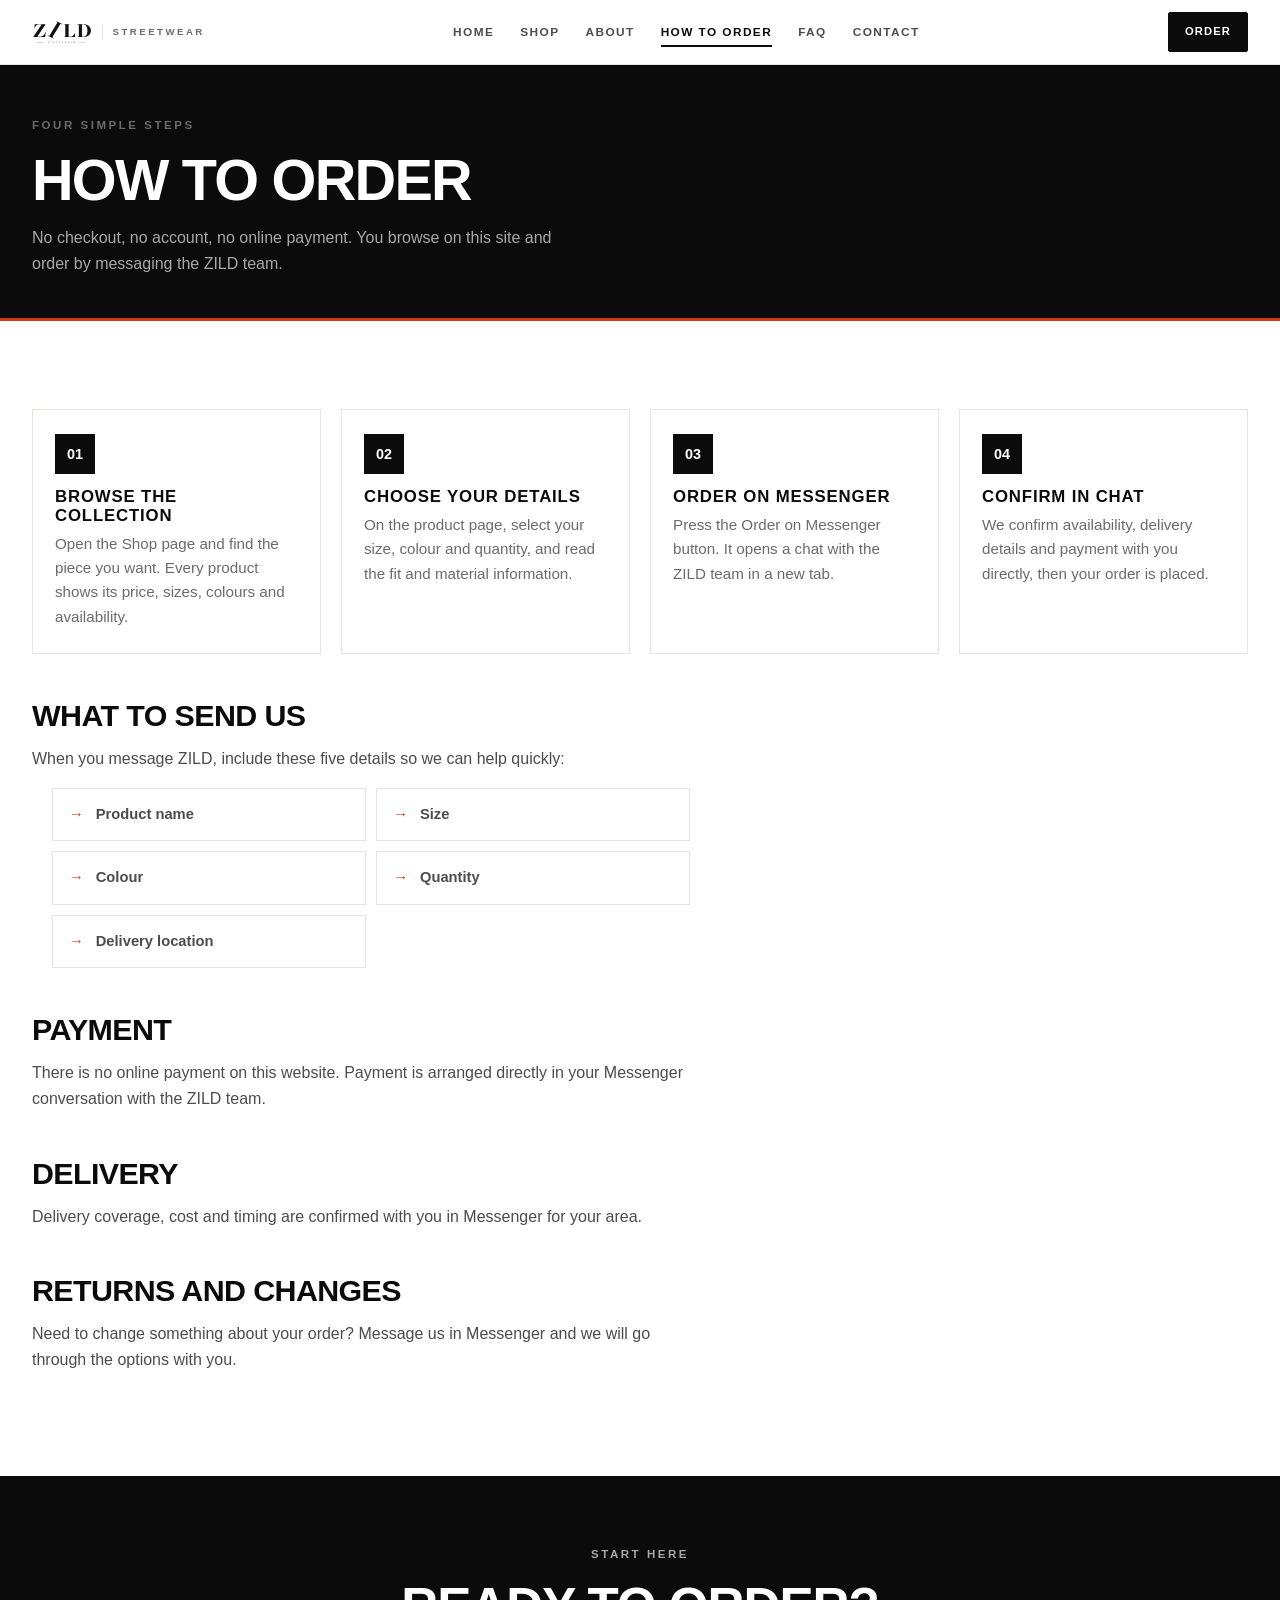
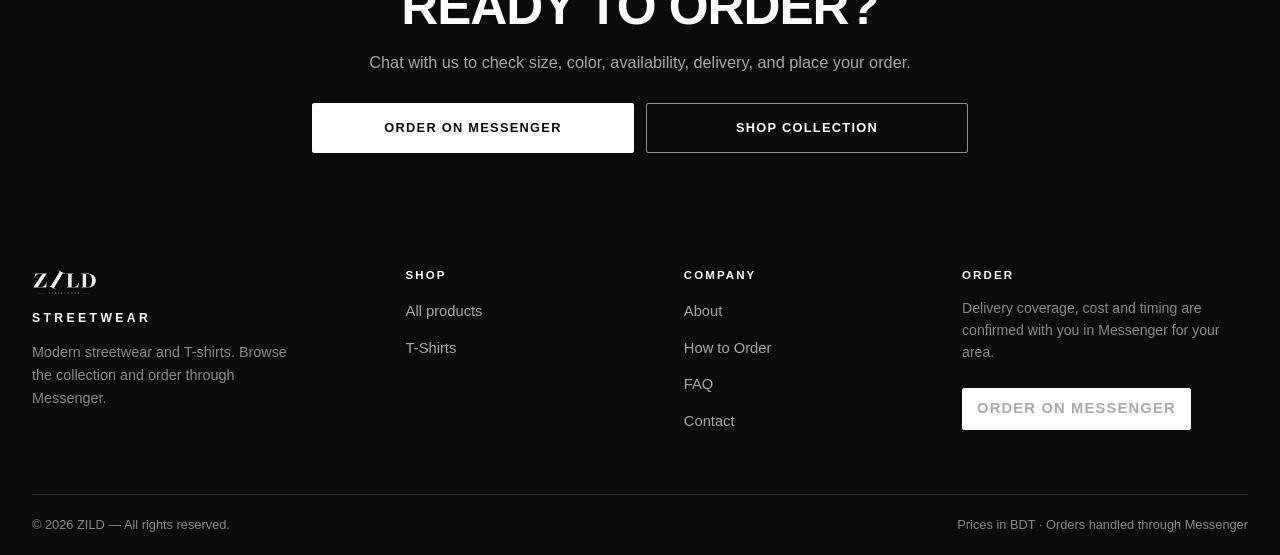
<file: how-to-order.html>
<!DOCTYPE html>
<html lang="en">
<head>
  <meta charset="utf-8">
  <meta name="viewport" content="width=device-width, initial-scale=1">

  <title>How to Order — ZILD Streetwear</title>
  <meta name="description" content="How to order from ZILD: browse the collection, choose your size and colour, then order through Messenger.">
  <meta name="theme-color" content="#0b0b0b">

  <!-- SET YOUR DOMAIN (see README → "Set your domain") -->
  <link rel="canonical" href="https://madaclothing.vercel.app/how-to-order.html">
  <meta property="og:site_name" content="ZILD">
  <meta property="og:type" content="website">
  <meta property="og:title" content="How to Order — ZILD Streetwear">
  <meta property="og:description" content="Browse the collection, choose your size and colour, then order through Messenger.">
  <meta property="og:url" content="https://madaclothing.vercel.app/how-to-order.html">
  <meta property="og:image" content="https://madaclothing.vercel.app/assets/social/og-cover.png">
  <meta property="og:image:width" content="1200">
  <meta property="og:image:height" content="630">
  <meta property="og:image:alt" content="ZILD — Streetwear.">
  <meta name="twitter:card" content="summary_large_image">
  <meta name="twitter:title" content="How to Order — ZILD Streetwear">
  <meta name="twitter:description" content="Browse the collection, choose your size and colour, then order through Messenger.">

  <link rel="icon" href="favicon.svg" type="image/svg+xml">
  <link rel="alternate icon" href="favicon.ico" sizes="32x32">
  <link rel="manifest" href="manifest.webmanifest">
  <link rel="stylesheet" href="css/styles.css">

  <script src="js/config.js" defer></script>
  <script src="js/products.js" defer></script>
  <script src="js/app.js" defer></script>
</head>

<body data-page="how-to-order">
  <a class="skip-link" href="#main">Skip to content</a>

  <!-- ============================ HEADER ============================ -->
  <header class="site-header">
    <div class="container header-inner">
      <a class="brand" href="index.html" aria-label="ZILD Streetwear — home">
        <img class="brand__logo" src="assets/logo/zild-logo.png" alt="ZILD Streetwear" width="520" height="128">
        <span class="brand__tagline" data-config="tagline">STREETWEAR</span>
      </a>

      <nav class="nav-desktop" aria-label="Main navigation">
        <a href="index.html" data-nav="home">Home</a>
        <a href="shop.html" data-nav="shop">Shop</a>
        <a href="about.html" data-nav="about">About</a>
        <a href="how-to-order.html" data-nav="how-to-order">How to Order</a>
        <a href="faq.html" data-nav="faq">FAQ</a>
        <a href="contact.html" data-nav="contact">Contact</a>
      </nav>

      <div class="header-actions">
        <a class="btn btn--dark header-cta" data-messenger href="https://www.messenger.com/t/1366008693268830" target="_blank" rel="noopener noreferrer">Order</a>
        <button class="nav-toggle" id="nav-toggle" type="button" aria-expanded="false" aria-controls="mobile-menu" aria-label="Open menu">
          <span class="nav-toggle__bar" aria-hidden="true"></span>
        </button>
      </div>
    </div>

    <div class="mobile-menu" id="mobile-menu" hidden>
      <nav aria-label="Mobile navigation">
        <a class="mobile-menu__link" href="index.html" data-nav="home">Home</a>
        <a class="mobile-menu__link" href="shop.html" data-nav="shop">Shop</a>
        <a class="mobile-menu__link" href="about.html" data-nav="about">About</a>
        <a class="mobile-menu__link" href="how-to-order.html" data-nav="how-to-order">How to Order</a>
        <a class="mobile-menu__link" href="faq.html" data-nav="faq">FAQ</a>
        <a class="mobile-menu__link" href="contact.html" data-nav="contact">Contact</a>
      </nav>
      <a class="btn btn--dark" data-messenger href="https://www.messenger.com/t/1366008693268830" target="_blank" rel="noopener noreferrer">ORDER ON MESSENGER</a>
    </div>
  </header>

  <main id="main">
    <section class="page-hero">
      <div class="container">
        <p class="eyebrow">Four simple steps</p>
        <h1 class="page-hero__title">How to Order</h1>
        <p class="page-hero__text">
          No checkout, no account, no online payment. You browse on this site and order
          by messaging the ZILD team.
        </p>
      </div>
    </section>

    <section class="section">
      <div class="container">
        <div class="order-steps">
          <div class="order-step">
            <span class="order-step__num" aria-hidden="true">01</span>
            <h2 class="order-step__title">Browse the collection</h2>
            <p class="order-step__text">Open the Shop page and find the piece you want. Every product shows its price, sizes, colours and availability.</p>
          </div>
          <div class="order-step">
            <span class="order-step__num" aria-hidden="true">02</span>
            <h2 class="order-step__title">Choose your details</h2>
            <p class="order-step__text">On the product page, select your size, colour and quantity, and read the fit and material information.</p>
          </div>
          <div class="order-step">
            <span class="order-step__num" aria-hidden="true">03</span>
            <h2 class="order-step__title">Order on Messenger</h2>
            <p class="order-step__text">Press the Order on Messenger button. It opens a chat with the ZILD team in a new tab.</p>
          </div>
          <div class="order-step">
            <span class="order-step__num" aria-hidden="true">04</span>
            <h2 class="order-step__title">Confirm in chat</h2>
            <p class="order-step__text">We confirm availability, delivery details and payment with you directly, then your order is placed.</p>
          </div>
        </div>

        <div class="prose mt-8">
          <h2>What to send us</h2>
          <p>When you message ZILD, include these five details so we can help quickly:</p>
          <ul class="send-list">
            <li>Product name</li>
            <li>Size</li>
            <li>Colour</li>
            <li>Quantity</li>
            <li>Delivery location</li>
          </ul>

          <h2>Payment</h2>
          <p data-config="paymentInfo">
            There is no online payment on this website. Payment is arranged directly in
            your Messenger conversation with the ZILD team.
          </p>

          <h2>Delivery</h2>
          <p data-config="deliveryInfo">
            Delivery coverage, cost and timing are confirmed with you in Messenger for
            your area.
          </p>

          <h2>Returns and changes</h2>
          <p data-config="returnPolicy">
            Need to change something about your order? Message us in Messenger and we
            will go through the options with you.
          </p>
        </div>
      </div>
    </section>

    <section class="band" aria-labelledby="band-title">
      <div class="container band__inner">
        <p class="eyebrow">Start here</p>
        <h2 class="band__title" id="band-title">Ready to order?</h2>
        <p class="band__text" data-config="orderHelper">
          Chat with us to check size, color, availability, delivery, and place your order.
        </p>
        <div class="btn-row">
          <a class="btn btn--light" data-messenger href="https://www.messenger.com/t/1366008693268830" target="_blank" rel="noopener noreferrer">ORDER ON MESSENGER</a>
          <a class="btn btn--ghost-light" href="shop.html">Shop collection</a>
        </div>
      </div>
    </section>
  </main>

  <!-- ============================ FOOTER ============================ -->
  <footer class="site-footer">
    <div class="container">
      <div class="footer-grid">
        <div class="footer-brand">
          <img class="footer-brand__logo" src="assets/logo/zild-logo.png" alt="ZILD Streetwear" width="520" height="128">
          <p class="footer-brand__tagline" data-config="tagline">STREETWEAR</p>
          <p class="footer-brand__text">Modern streetwear and T-shirts. Browse the collection and order through Messenger.</p>
        </div>

        <div class="footer-col">
          <h2 class="footer-col__title">Shop</h2>
          <ul id="footer-categories">
            <li><a href="shop.html">All products</a></li>
          </ul>
        </div>

        <div class="footer-col">
          <h2 class="footer-col__title">Company</h2>
          <ul>
            <li><a href="about.html">About</a></li>
            <li><a href="how-to-order.html">How to Order</a></li>
            <li><a href="faq.html">FAQ</a></li>
            <li><a href="contact.html">Contact</a></li>
          </ul>
        </div>

        <div class="footer-col">
          <h2 class="footer-col__title">Order</h2>
          <p class="footer-note" data-config="deliveryInfo">Delivery coverage, cost and timing are confirmed with you in Messenger for your area.</p>
          <p class="mt-6">
            <a class="btn btn--light btn--sm" data-messenger href="https://www.messenger.com/t/1366008693268830" target="_blank" rel="noopener noreferrer">Order on Messenger</a>
          </p>
          <p class="mt-6">
            <a data-facebook hidden>Facebook page</a>
          </p>
        </div>
      </div>

      <div class="footer-bottom">
        <span>© <span data-year>2026</span> <span data-config="brandName">ZILD</span> — All rights reserved.</span>
        <span>Prices in <span data-config="currency">BDT</span> · Orders handled through Messenger</span>
      </div>
    </div>
  </footer>
</body>
</html>
</file>
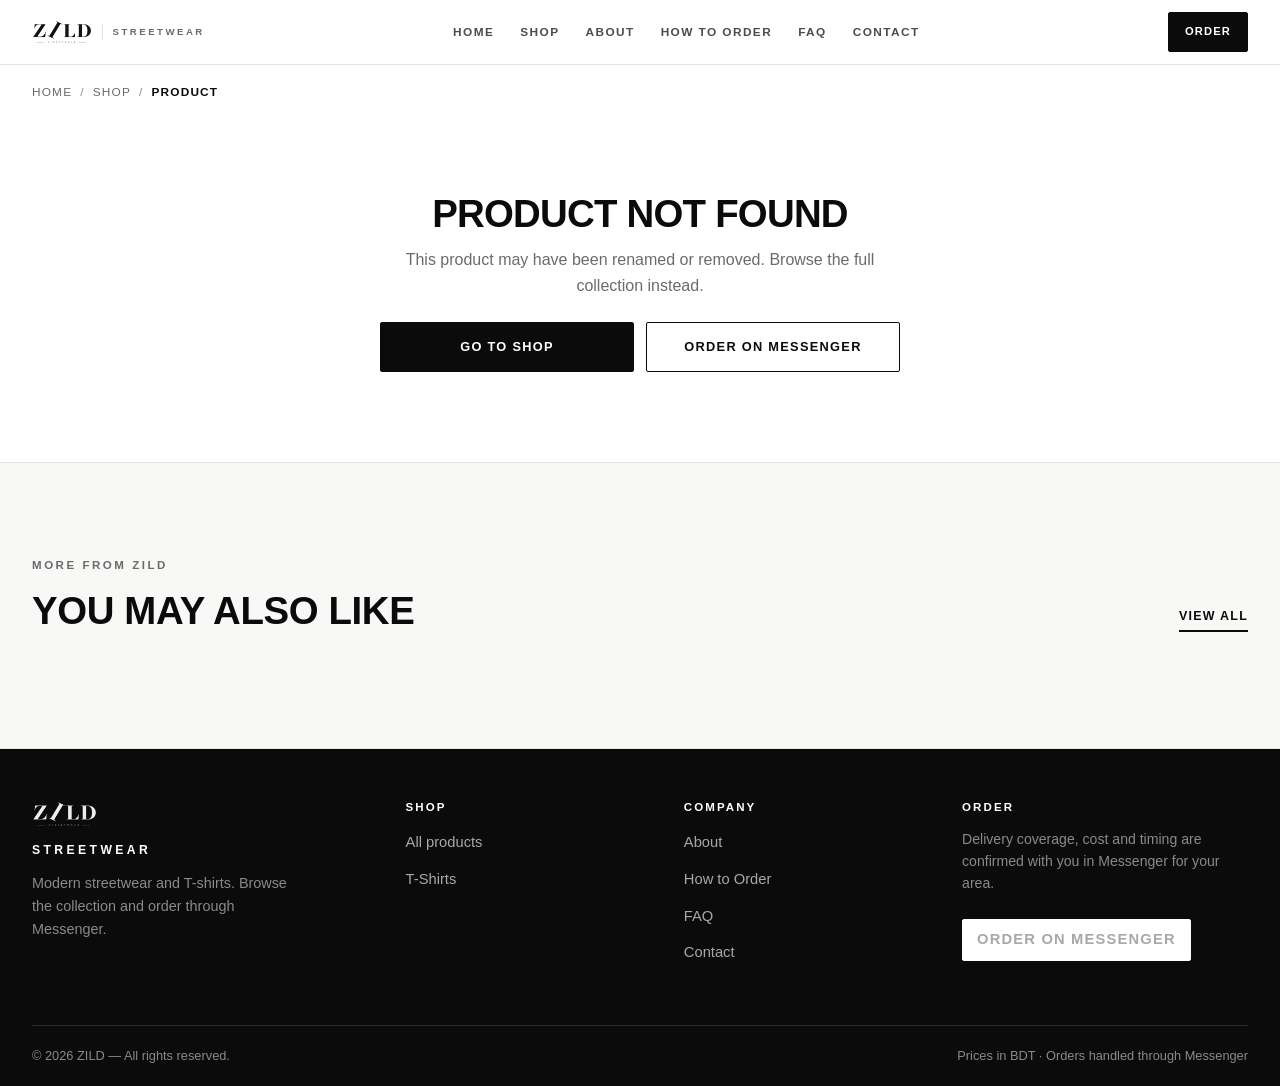
<file: product.html>
<!DOCTYPE html>
<html lang="en">
<head>
  <meta charset="utf-8">
  <meta name="viewport" content="width=device-width, initial-scale=1">

  <title>Product — ZILD Streetwear</title>
  <meta name="description" content="Product details from ZILD — sizes, colours, description and ordering through Messenger.">
  <meta name="theme-color" content="#0b0b0b">

  <!-- SET YOUR DOMAIN (see README → "Set your domain") -->
  <link rel="canonical" href="https://madaclothing.vercel.app/product.html">
  <meta property="og:site_name" content="ZILD">
  <meta property="og:type" content="product">
  <meta property="og:title" content="Product — ZILD Streetwear">
  <meta property="og:description" content="Product details from ZILD — sizes, colours, description and ordering through Messenger.">
  <meta property="og:url" content="https://madaclothing.vercel.app/product.html">
  <meta property="og:image" content="https://madaclothing.vercel.app/assets/social/og-cover.png">
  <meta property="og:image:width" content="1200">
  <meta property="og:image:height" content="630">
  <meta property="og:image:alt" content="ZILD — Streetwear.">
  <meta name="twitter:card" content="summary_large_image">
  <meta name="twitter:title" content="Product — ZILD Streetwear">
  <meta name="twitter:description" content="Product details from ZILD — order through Messenger.">

  <link rel="icon" href="favicon.svg" type="image/svg+xml">
  <link rel="alternate icon" href="favicon.ico" sizes="32x32">
  <link rel="manifest" href="manifest.webmanifest">
  <link rel="stylesheet" href="css/styles.css">

  <script src="js/config.js" defer></script>
  <script src="js/products.js" defer></script>
  <script src="js/app.js" defer></script>
  <script src="js/product-page.js" defer></script>
</head>

<body data-page="product">
  <a class="skip-link" href="#main">Skip to content</a>

  <!-- ============================ HEADER ============================ -->
  <header class="site-header">
    <div class="container header-inner">
      <a class="brand" href="index.html" aria-label="ZILD Streetwear — home">
        <img class="brand__logo" src="assets/logo/zild-logo.png" alt="ZILD Streetwear" width="520" height="128">
        <span class="brand__tagline" data-config="tagline">STREETWEAR</span>
      </a>

      <nav class="nav-desktop" aria-label="Main navigation">
        <a href="index.html" data-nav="home">Home</a>
        <a href="shop.html" data-nav="shop">Shop</a>
        <a href="about.html" data-nav="about">About</a>
        <a href="how-to-order.html" data-nav="how-to-order">How to Order</a>
        <a href="faq.html" data-nav="faq">FAQ</a>
        <a href="contact.html" data-nav="contact">Contact</a>
      </nav>

      <div class="header-actions">
        <a class="btn btn--dark header-cta" data-messenger href="https://www.messenger.com/t/1366008693268830" target="_blank" rel="noopener noreferrer">Order</a>
        <button class="nav-toggle" id="nav-toggle" type="button" aria-expanded="false" aria-controls="mobile-menu" aria-label="Open menu">
          <span class="nav-toggle__bar" aria-hidden="true"></span>
        </button>
      </div>
    </div>

    <div class="mobile-menu" id="mobile-menu" hidden>
      <nav aria-label="Mobile navigation">
        <a class="mobile-menu__link" href="index.html" data-nav="home">Home</a>
        <a class="mobile-menu__link" href="shop.html" data-nav="shop">Shop</a>
        <a class="mobile-menu__link" href="about.html" data-nav="about">About</a>
        <a class="mobile-menu__link" href="how-to-order.html" data-nav="how-to-order">How to Order</a>
        <a class="mobile-menu__link" href="faq.html" data-nav="faq">FAQ</a>
        <a class="mobile-menu__link" href="contact.html" data-nav="contact">Contact</a>
      </nav>
      <a class="btn btn--dark" data-messenger href="https://www.messenger.com/t/1366008693268830" target="_blank" rel="noopener noreferrer">ORDER ON MESSENGER</a>
    </div>
  </header>

  <main id="main">
    <div class="container">
      <nav class="breadcrumb" aria-label="Breadcrumb">
        <a href="index.html">Home</a>
        <span aria-hidden="true">/</span>
        <a href="shop.html">Shop</a>
        <span aria-hidden="true">/</span>
        <span id="bc-current" aria-current="page">Product</span>
      </nav>

      <!-- Shown when the product id does not exist in js/products.js -->
      <div class="missing" id="product-missing" hidden>
        <h1>Product not found</h1>
        <p>This product may have been renamed or removed. Browse the full collection instead.</p>
        <div class="btn-row">
          <a class="btn btn--dark" href="shop.html">Go to shop</a>
          <a class="btn btn--ghost" data-messenger href="https://www.messenger.com/t/1366008693268830" target="_blank" rel="noopener noreferrer">Order on Messenger</a>
        </div>
      </div>

      <article class="product" id="product-root">
        <div class="product__media">
          <div class="product__main">
            <img id="product-main-img" src="[data-uri]" alt="" width="1200" height="1500" decoding="async">
          </div>
          <div class="product__thumbs" id="product-thumbs" role="group" aria-label="Product images"></div>
        </div>

        <div class="product__info">
          <div class="product__badge" id="product-badge"></div>
          <p class="product__cat" id="product-category"></p>
          <h1 class="product__title" id="product-name">Product</h1>
          <p class="product__price" id="product-price"></p>
          <p class="product__short" id="product-short"></p>
          <p id="product-status"></p>

          <div class="option" data-option>
            <p class="option__label" id="size-label">Size</p>
            <div class="option__list" id="product-sizes" role="radiogroup" aria-labelledby="size-label"></div>
          </div>

          <div class="option" data-option>
            <p class="option__label" id="color-label">Colour</p>
            <div class="option__list" id="product-colors" role="radiogroup" aria-labelledby="color-label"></div>
          </div>

          <div class="qty-wrap" data-option>
            <p class="option__label" id="qty-label">Quantity</p>
            <div class="qty">
              <button class="qty__btn" type="button" data-qty="-1" aria-label="Decrease quantity">&minus;</button>
              <label class="visually-hidden" for="qty-input">Quantity</label>
              <input class="qty__input" id="qty-input" type="number" min="1" max="20" value="1" inputmode="numeric">
              <button class="qty__btn" type="button" data-qty="1" aria-label="Increase quantity">&plus;</button>
            </div>
          </div>

          <div class="order-box">
            <div id="product-order"></div>
            <p class="selection-summary" id="selection-summary" hidden></p>
          </div>

          <p class="product__description" id="product-description"></p>

          <dl class="details" id="product-details"></dl>
        </div>
      </article>
    </div>

    <section class="section section--muted" data-section aria-labelledby="related-title">
      <div class="container">
        <div class="section-head">
          <div>
            <p class="eyebrow">More from ZILD</p>
            <h2 class="section-head__title" id="related-title">You may also like</h2>
          </div>
          <a class="section-head__link" href="shop.html">View all</a>
        </div>
        <div class="grid-products" id="related-grid"></div>
      </div>
    </section>
  </main>

  <!-- ============================ FOOTER ============================ -->
  <footer class="site-footer">
    <div class="container">
      <div class="footer-grid">
        <div class="footer-brand">
          <img class="footer-brand__logo" src="assets/logo/zild-logo.png" alt="ZILD Streetwear" width="520" height="128">
          <p class="footer-brand__tagline" data-config="tagline">STREETWEAR</p>
          <p class="footer-brand__text">Modern streetwear and T-shirts. Browse the collection and order through Messenger.</p>
        </div>

        <div class="footer-col">
          <h2 class="footer-col__title">Shop</h2>
          <ul id="footer-categories">
            <li><a href="shop.html">All products</a></li>
          </ul>
        </div>

        <div class="footer-col">
          <h2 class="footer-col__title">Company</h2>
          <ul>
            <li><a href="about.html">About</a></li>
            <li><a href="how-to-order.html">How to Order</a></li>
            <li><a href="faq.html">FAQ</a></li>
            <li><a href="contact.html">Contact</a></li>
          </ul>
        </div>

        <div class="footer-col">
          <h2 class="footer-col__title">Order</h2>
          <p class="footer-note" data-config="deliveryInfo">Delivery coverage, cost and timing are confirmed with you in Messenger for your area.</p>
          <p class="mt-6">
            <a class="btn btn--light btn--sm" data-messenger href="https://www.messenger.com/t/1366008693268830" target="_blank" rel="noopener noreferrer">Order on Messenger</a>
          </p>
          <p class="mt-6">
            <a data-facebook hidden>Facebook page</a>
          </p>
        </div>
      </div>

      <div class="footer-bottom">
        <span>© <span data-year>2026</span> <span data-config="brandName">ZILD</span> — All rights reserved.</span>
        <span>Prices in <span data-config="currency">BDT</span> · Orders handled through Messenger</span>
      </div>
    </div>
  </footer>
</body>
</html>
</file>
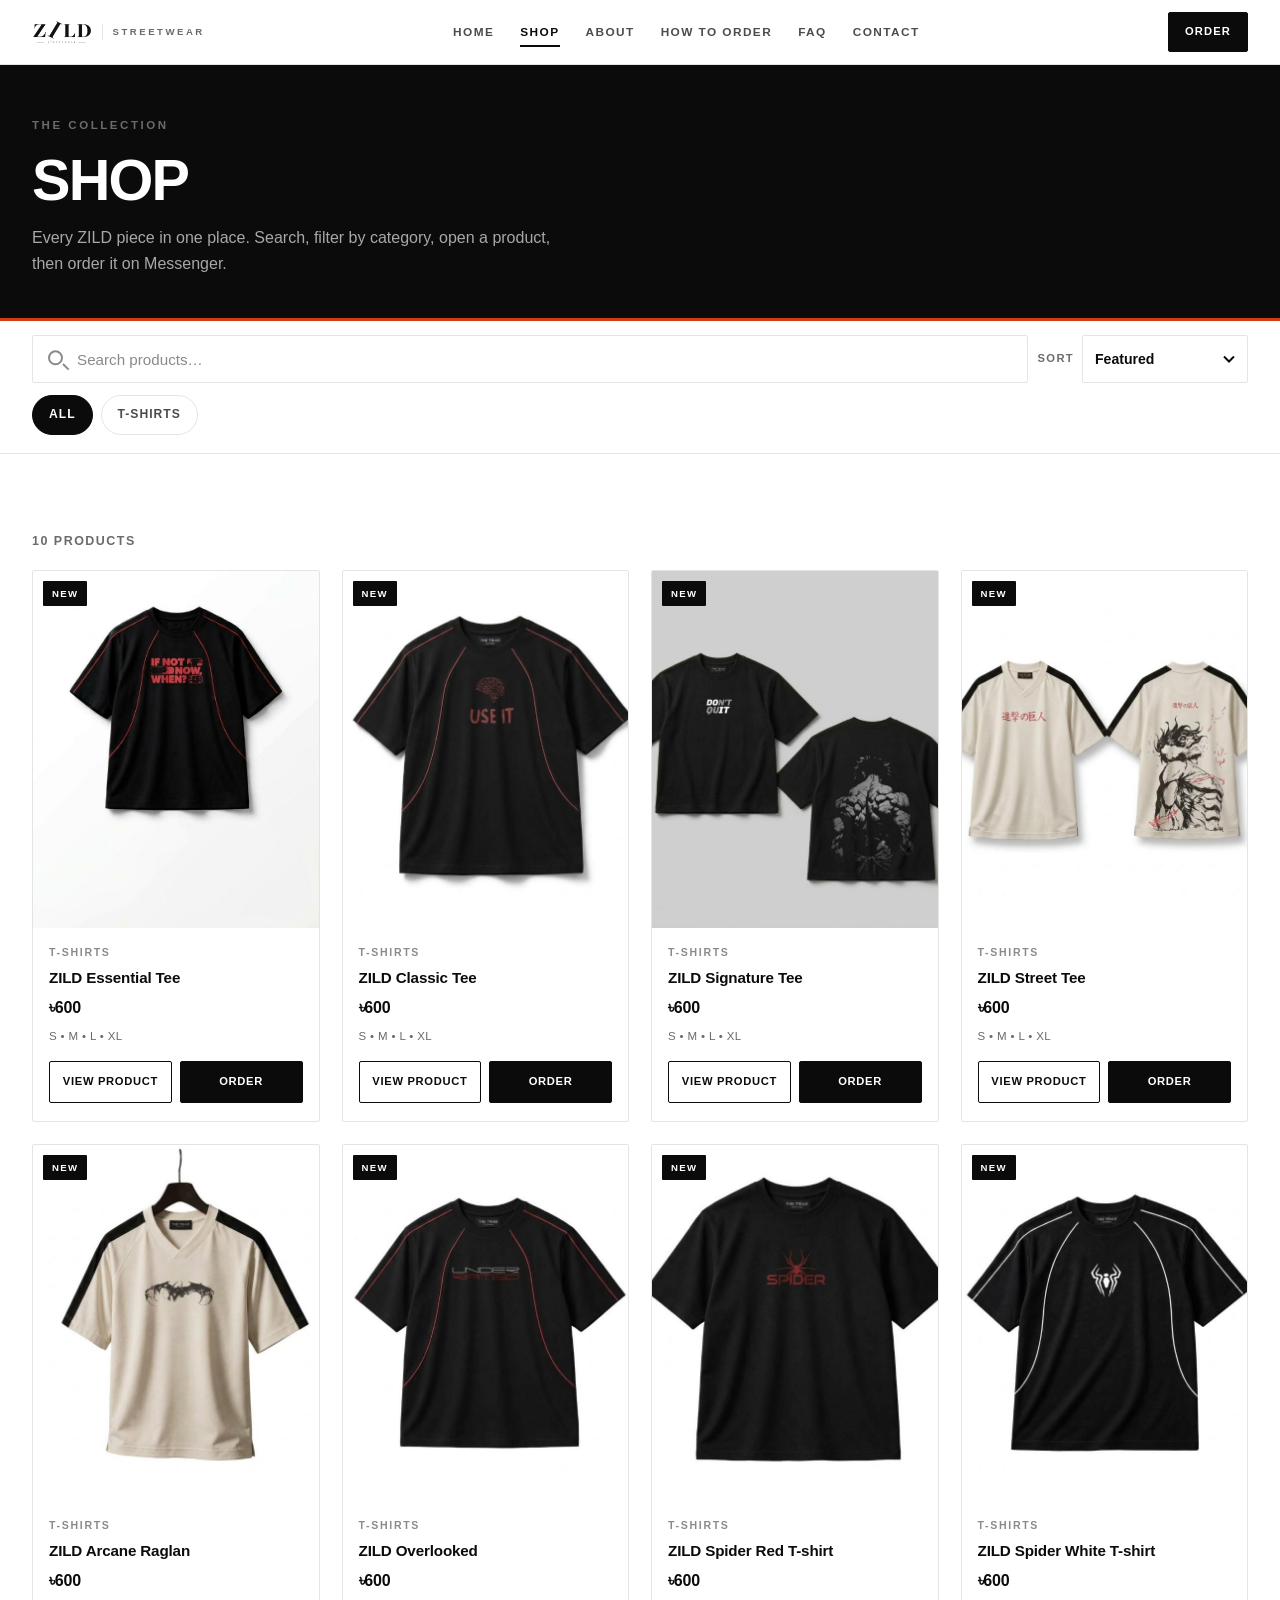
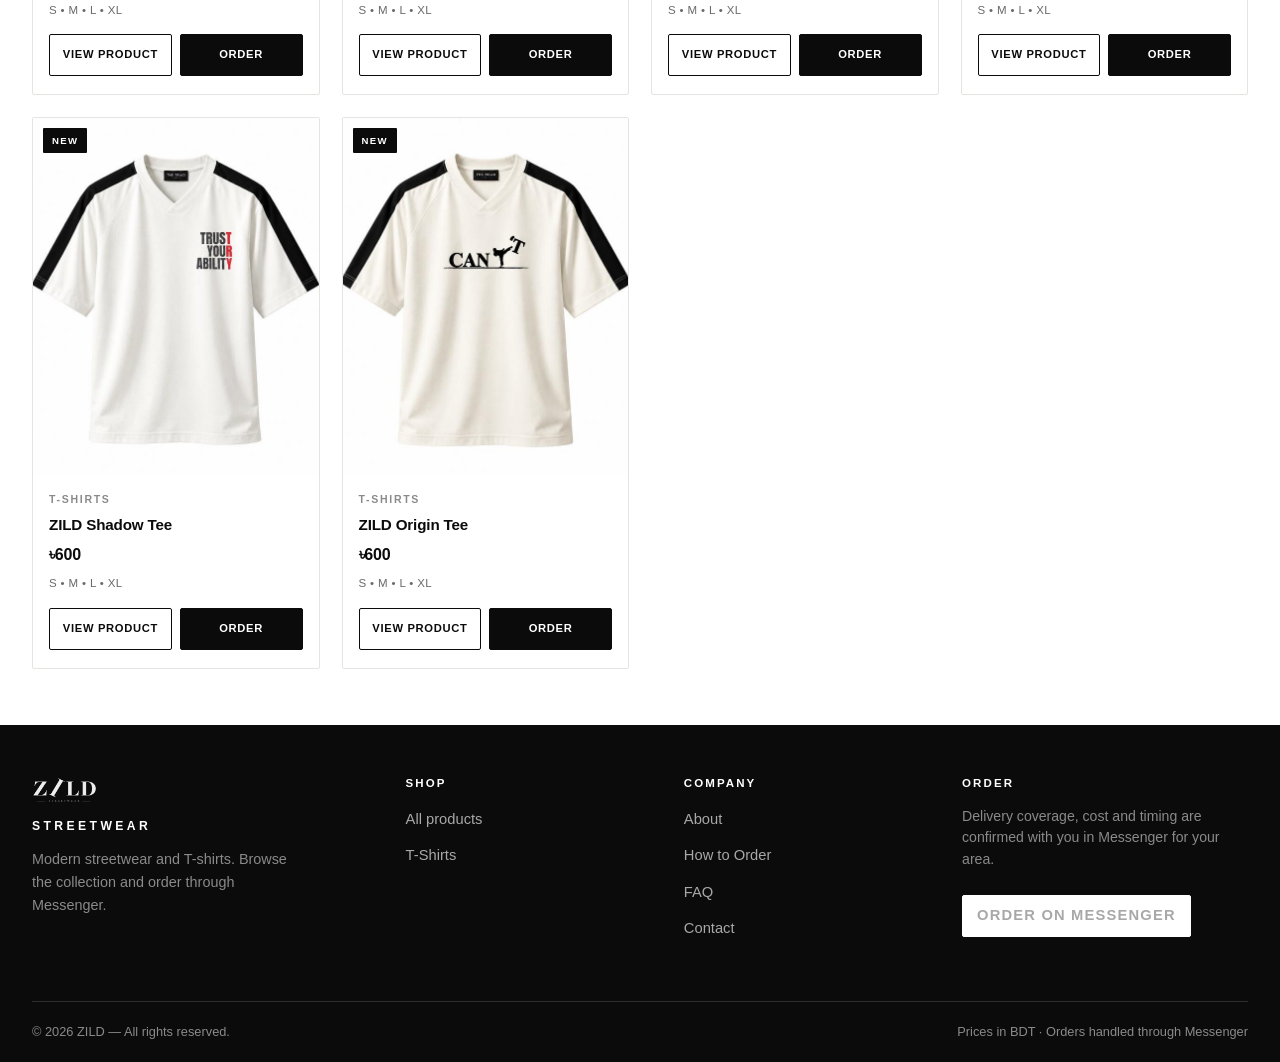
<file: shop.html>
<!DOCTYPE html>
<html lang="en">
<head>
  <meta charset="utf-8">
  <meta name="viewport" content="width=device-width, initial-scale=1">

  <title>Shop — ZILD Streetwear</title>
  <meta name="description" content="Browse the full ZILD collection — T-shirts, oversized tees, hoodies, shirts, bottoms and accessories. Order through Messenger.">
  <meta name="theme-color" content="#0b0b0b">

  <!-- SET YOUR DOMAIN (see README → "Set your domain") -->
  <link rel="canonical" href="https://madaclothing.vercel.app/shop.html">
  <meta property="og:site_name" content="ZILD">
  <meta property="og:type" content="website">
  <meta property="og:title" content="Shop — ZILD Streetwear">
  <meta property="og:description" content="Browse the full ZILD collection — T-shirts, oversized tees, hoodies, shirts, bottoms and accessories. Order through Messenger.">
  <meta property="og:url" content="https://madaclothing.vercel.app/shop.html">
  <meta property="og:image" content="https://madaclothing.vercel.app/assets/social/og-cover.png">
  <meta property="og:image:width" content="1200">
  <meta property="og:image:height" content="630">
  <meta property="og:image:alt" content="ZILD — Streetwear.">
  <meta name="twitter:card" content="summary_large_image">
  <meta name="twitter:title" content="Shop — ZILD Streetwear">
  <meta name="twitter:description" content="Browse the full ZILD collection and order through Messenger.">

  <link rel="icon" href="favicon.svg" type="image/svg+xml">
  <link rel="alternate icon" href="favicon.ico" sizes="32x32">
  <link rel="manifest" href="manifest.webmanifest">
  <link rel="stylesheet" href="css/styles.css">

  <script src="js/config.js" defer></script>
  <script src="js/products.js" defer></script>
  <script src="js/app.js" defer></script>
</head>

<body data-page="shop">
  <a class="skip-link" href="#main">Skip to content</a>

  <!-- ============================ HEADER ============================ -->
  <header class="site-header">
    <div class="container header-inner">
      <a class="brand" href="index.html" aria-label="ZILD Streetwear — home">
        <img class="brand__logo" src="assets/logo/zild-logo.png" alt="ZILD Streetwear" width="520" height="128">
        <span class="brand__tagline" data-config="tagline">STREETWEAR</span>
      </a>

      <nav class="nav-desktop" aria-label="Main navigation">
        <a href="index.html" data-nav="home">Home</a>
        <a href="shop.html" data-nav="shop">Shop</a>
        <a href="about.html" data-nav="about">About</a>
        <a href="how-to-order.html" data-nav="how-to-order">How to Order</a>
        <a href="faq.html" data-nav="faq">FAQ</a>
        <a href="contact.html" data-nav="contact">Contact</a>
      </nav>

      <div class="header-actions">
        <a class="btn btn--dark header-cta" data-messenger href="https://www.messenger.com/t/1366008693268830" target="_blank" rel="noopener noreferrer">Order</a>
        <button class="nav-toggle" id="nav-toggle" type="button" aria-expanded="false" aria-controls="mobile-menu" aria-label="Open menu">
          <span class="nav-toggle__bar" aria-hidden="true"></span>
        </button>
      </div>
    </div>

    <div class="mobile-menu" id="mobile-menu" hidden>
      <nav aria-label="Mobile navigation">
        <a class="mobile-menu__link" href="index.html" data-nav="home">Home</a>
        <a class="mobile-menu__link" href="shop.html" data-nav="shop">Shop</a>
        <a class="mobile-menu__link" href="about.html" data-nav="about">About</a>
        <a class="mobile-menu__link" href="how-to-order.html" data-nav="how-to-order">How to Order</a>
        <a class="mobile-menu__link" href="faq.html" data-nav="faq">FAQ</a>
        <a class="mobile-menu__link" href="contact.html" data-nav="contact">Contact</a>
      </nav>
      <a class="btn btn--dark" data-messenger href="https://www.messenger.com/t/1366008693268830" target="_blank" rel="noopener noreferrer">ORDER ON MESSENGER</a>
    </div>
  </header>

  <main id="main">
    <section class="page-hero">
      <div class="container">
        <p class="eyebrow">The collection</p>
        <h1 class="page-hero__title">Shop</h1>
        <p class="page-hero__text">
          Every ZILD piece in one place. Search, filter by category, open a product,
          then order it on Messenger.
        </p>
      </div>
    </section>

    <div class="shop-controls">
      <div class="container">
        <div class="shop-controls__row">
          <div class="search-field">
            <label class="visually-hidden" for="shop-search">Search products</label>
            <input id="shop-search" type="search" placeholder="Search products…" autocomplete="off">
          </div>
          <div class="sort-field">
            <label for="shop-sort">Sort</label>
            <select id="shop-sort">
              <option value="featured">Featured</option>
              <option value="price-asc">Price: low to high</option>
              <option value="price-desc">Price: high to low</option>
              <option value="name-asc">Name: A–Z</option>
            </select>
          </div>
        </div>
        <div class="chips" id="shop-categories" role="group" aria-label="Filter by category"></div>
      </div>
    </div>

    <section class="section--tight">
      <div class="container">
        <div class="shop-meta">
          <p class="shop-count" id="shop-count" role="status" aria-live="polite"></p>
        </div>

        <div class="grid-products" id="shop-grid"></div>

        <div class="shop-empty" id="shop-empty" hidden>
          <strong>No products found</strong>
          <p>Try a different search, or clear the category filter.</p>
          <p class="mt-6"><a class="btn btn--ghost btn--sm" href="shop.html">Clear filters</a></p>
        </div>
      </div>
    </section>
  </main>

  <!-- ============================ FOOTER ============================ -->
  <footer class="site-footer">
    <div class="container">
      <div class="footer-grid">
        <div class="footer-brand">
          <img class="footer-brand__logo" src="assets/logo/zild-logo.png" alt="ZILD Streetwear" width="520" height="128">
          <p class="footer-brand__tagline" data-config="tagline">STREETWEAR</p>
          <p class="footer-brand__text">Modern streetwear and T-shirts. Browse the collection and order through Messenger.</p>
        </div>

        <div class="footer-col">
          <h2 class="footer-col__title">Shop</h2>
          <ul id="footer-categories">
            <li><a href="shop.html">All products</a></li>
          </ul>
        </div>

        <div class="footer-col">
          <h2 class="footer-col__title">Company</h2>
          <ul>
            <li><a href="about.html">About</a></li>
            <li><a href="how-to-order.html">How to Order</a></li>
            <li><a href="faq.html">FAQ</a></li>
            <li><a href="contact.html">Contact</a></li>
          </ul>
        </div>

        <div class="footer-col">
          <h2 class="footer-col__title">Order</h2>
          <p class="footer-note" data-config="deliveryInfo">Delivery coverage, cost and timing are confirmed with you in Messenger for your area.</p>
          <p class="mt-6">
            <a class="btn btn--light btn--sm" data-messenger href="https://www.messenger.com/t/1366008693268830" target="_blank" rel="noopener noreferrer">Order on Messenger</a>
          </p>
          <p class="mt-6">
            <a data-facebook hidden>Facebook page</a>
          </p>
        </div>
      </div>

      <div class="footer-bottom">
        <span>© <span data-year>2026</span> <span data-config="brandName">ZILD</span> — All rights reserved.</span>
        <span>Prices in <span data-config="currency">BDT</span> · Orders handled through Messenger</span>
      </div>
    </div>
  </footer>
</body>
</html>
</file>
<file: css/styles.css>
/* ============================================================================
   ZILD — STREETWEAR
   Single stylesheet. Mobile-first, no frameworks, no external fonts.
   ============================================================================ */

/* --------------------------------------------------------------------------
   1. TOKENS
   -------------------------------------------------------------------------- */
:root {
  --ink: #0b0b0b;
  --ink-soft: #161616;
  --charcoal: #242424;
  --gray-800: #333333;
  --gray-700: #4c4c4c;
  --gray-600: #6b6b6b;
  --gray-500: #8a8a8a;
  --gray-400: #a8a8a8;
  --gray-300: #cfcfcf;
  --gray-200: #e4e4e2;
  --gray-100: #f1f1ef;
  --paper: #ffffff;
  --paper-warm: #f8f8f7;
  --line: #e4e4e1;
  --line-dark: rgba(255, 255, 255, 0.14);
  --accent: #d13a17;
  --accent-ink: #ffffff;

  --font-sans: -apple-system, BlinkMacSystemFont, "Segoe UI", Roboto, "Helvetica Neue",
    Arial, "Noto Sans", sans-serif;

  --container: 1280px;
  --gutter: 20px;
  --radius: 2px;
  --header-h: 64px;
  --ease: cubic-bezier(0.4, 0, 0.2, 1);
}

@media (min-width: 768px) {
  :root {
    --gutter: 32px;
  }
}

/* --------------------------------------------------------------------------
   2. RESET / BASE
   -------------------------------------------------------------------------- */
*,
*::before,
*::after {
  box-sizing: border-box;
}

html {
  -webkit-text-size-adjust: 100%;
  scroll-behavior: smooth;
}

body {
  margin: 0;
  min-height: 100vh;
  display: flex;
  flex-direction: column;
  font-family: var(--font-sans);
  font-size: 16px;
  line-height: 1.6;
  color: var(--ink);
  background: var(--paper);
  -webkit-font-smoothing: antialiased;
  -moz-osx-font-smoothing: grayscale;
  text-rendering: optimizeLegibility;
}

main {
  flex: 1 0 auto;
}

img,
svg {
  max-width: 100%;
}

img {
  height: auto;
}

a {
  color: inherit;
  text-decoration: none;
}

button {
  font: inherit;
}

h1,
h2,
h3,
h4 {
  margin: 0;
  line-height: 1.12;
  font-weight: 800;
  letter-spacing: -0.02em;
}

p {
  margin: 0;
}

ul,
ol,
dl,
dd {
  margin: 0;
  padding: 0;
}

:focus-visible {
  outline: 3px solid var(--accent);
  outline-offset: 2px;
  border-radius: 1px;
}

::selection {
  background: var(--ink);
  color: #fff;
}

[hidden] {
  display: none !important;
}

/* --------------------------------------------------------------------------
   3. LAYOUT HELPERS
   -------------------------------------------------------------------------- */
.container {
  width: 100%;
  max-width: var(--container);
  margin-inline: auto;
  padding-inline: var(--gutter);
}

.section {
  padding-block: 56px;
}

.section--tight {
  padding-block: 40px;
}

.section--muted {
  background: var(--paper-warm);
  border-block: 1px solid var(--line);
}

.section--dark {
  background: var(--ink);
  color: #fff;
}

@media (min-width: 900px) {
  .section {
    padding-block: 88px;
  }
  .section--tight {
    padding-block: 56px;
  }
}

.section-head {
  display: flex;
  align-items: flex-end;
  justify-content: space-between;
  gap: 16px;
  margin-bottom: 28px;
  flex-wrap: wrap;
}

.section-head__title {
  font-size: clamp(1.5rem, 4vw, 2.4rem);
  text-transform: uppercase;
  letter-spacing: -0.01em;
}

.section-head__link {
  font-size: 0.78rem;
  font-weight: 700;
  letter-spacing: 0.1em;
  text-transform: uppercase;
  border-bottom: 2px solid var(--ink);
  padding-bottom: 3px;
}

.section-head__link:hover {
  color: var(--accent);
  border-color: var(--accent);
}

.eyebrow {
  display: inline-block;
  font-size: 0.72rem;
  font-weight: 700;
  letter-spacing: 0.22em;
  text-transform: uppercase;
  color: var(--gray-600);
  margin-bottom: 14px;
}

.section--dark .eyebrow,
.hero .eyebrow,
.band .eyebrow {
  color: var(--gray-400);
}

.lede {
  font-size: clamp(1rem, 2.2vw, 1.15rem);
  color: var(--gray-700);
  max-width: 62ch;
}

.split {
  display: grid;
  gap: 26px;
}

@media (min-width: 900px) {
  .split {
    grid-template-columns: 1fr 1fr;
    gap: 56px;
    align-items: start;
  }
}

.brand-statement {
  font-size: clamp(1.5rem, 4.2vw, 2.5rem);
  text-transform: uppercase;
  letter-spacing: -0.02em;
  line-height: 1.14;
}

.visually-hidden {
  position: absolute !important;
  width: 1px;
  height: 1px;
  padding: 0;
  margin: -1px;
  overflow: hidden;
  clip: rect(0 0 0 0);
  clip-path: inset(50%);
  white-space: nowrap;
  border: 0;
}

.skip-link {
  position: absolute;
  left: 12px;
  top: -60px;
  z-index: 200;
  background: var(--ink);
  color: #fff;
  padding: 10px 16px;
  font-size: 0.85rem;
  font-weight: 700;
  transition: top 0.2s var(--ease);
}

.skip-link:focus {
  top: 12px;
}

/* --------------------------------------------------------------------------
   4. BUTTONS
   -------------------------------------------------------------------------- */
.btn {
  display: inline-flex;
  align-items: center;
  justify-content: center;
  gap: 8px;
  min-height: 50px;
  padding: 0 26px;
  border: 1px solid transparent;
  border-radius: var(--radius);
  font-size: 0.8rem;
  font-weight: 700;
  letter-spacing: 0.1em;
  text-transform: uppercase;
  text-align: center;
  cursor: pointer;
  background: none;
  transition: background-color 0.18s var(--ease), color 0.18s var(--ease),
    border-color 0.18s var(--ease), transform 0.18s var(--ease);
}

.btn:active {
  transform: translateY(1px);
}

.btn--dark,
.btn--primary {
  background: var(--ink);
  color: #fff;
  border-color: var(--ink);
}

.btn--dark:hover,
.btn--primary:hover {
  background: var(--charcoal);
  border-color: var(--charcoal);
}

.btn--light {
  background: #fff;
  color: var(--ink);
  border-color: #fff;
}

.btn--light:hover {
  background: var(--gray-100);
  border-color: var(--gray-100);
}

.btn--ghost {
  background: transparent;
  color: var(--ink);
  border-color: var(--ink);
}

.btn--ghost:hover {
  background: var(--ink);
  color: #fff;
}

.btn--ghost-light {
  background: transparent;
  color: #fff;
  border-color: rgba(255, 255, 255, 0.55);
}

.btn--ghost-light:hover {
  background: #fff;
  color: var(--ink);
  border-color: #fff;
}

.btn--muted {
  background: var(--gray-100);
  color: var(--gray-600);
  border-color: var(--gray-200);
  cursor: not-allowed;
}

.btn--sm {
  min-height: 42px;
  padding: 0 14px;
  font-size: 0.7rem;
  letter-spacing: 0.08em;
}

.btn--block {
  width: 100%;
}

.btn:disabled {
  opacity: 1;
  cursor: not-allowed;
}

.btn-row {
  display: flex;
  flex-wrap: wrap;
  gap: 12px;
}

.btn-row .btn {
  flex: 1 1 220px;
}

/* --------------------------------------------------------------------------
   5. HEADER / NAVIGATION
   -------------------------------------------------------------------------- */
.site-header {
  position: sticky;
  top: 0;
  z-index: 60;
  background: rgba(255, 255, 255, 0.94);
  backdrop-filter: saturate(180%) blur(12px);
  -webkit-backdrop-filter: saturate(180%) blur(12px);
  border-bottom: 1px solid var(--line);
}

.header-inner {
  display: flex;
  align-items: center;
  justify-content: space-between;
  gap: 14px;
  min-height: var(--header-h);
}

.brand {
  display: inline-flex;
  align-items: center;
  gap: 10px;
  flex-shrink: 0;
}

.brand__logo {
  display: block;
  height: 22px;
  width: auto;
}

.brand__tagline {
  display: none;
  font-size: 0.6rem;
  font-weight: 700;
  letter-spacing: 0.26em;
  color: var(--gray-600);
  text-transform: uppercase;
  border-left: 1px solid var(--line);
  padding-left: 10px;
}

@media (min-width: 480px) {
  .brand__logo {
    height: 24px;
  }
  .brand__tagline {
    display: inline-block;
  }
}

.nav-desktop {
  display: none;
  align-items: center;
  gap: 26px;
}

.nav-desktop a {
  position: relative;
  font-size: 0.74rem;
  font-weight: 700;
  letter-spacing: 0.12em;
  text-transform: uppercase;
  color: var(--gray-700);
  padding-block: 6px;
}

.nav-desktop a::after {
  content: "";
  position: absolute;
  left: 0;
  right: 0;
  bottom: 0;
  height: 2px;
  background: var(--ink);
  transform: scaleX(0);
  transform-origin: left;
  transition: transform 0.2s var(--ease);
}

.nav-desktop a:hover {
  color: var(--ink);
}

.nav-desktop a:hover::after,
.nav-desktop a[aria-current="page"]::after {
  transform: scaleX(1);
}

.nav-desktop a[aria-current="page"] {
  color: var(--ink);
}

.header-actions {
  display: flex;
  align-items: center;
  gap: 10px;
}

.header-cta {
  min-height: 40px;
  padding: 0 16px;
  font-size: 0.7rem;
}

.nav-toggle {
  display: inline-flex;
  align-items: center;
  justify-content: center;
  width: 44px;
  height: 44px;
  border: 1px solid var(--line);
  background: #fff;
  cursor: pointer;
  border-radius: var(--radius);
}

.nav-toggle__bar {
  display: block;
  width: 18px;
  height: 2px;
  background: var(--ink);
  position: relative;
}

.nav-toggle__bar::before,
.nav-toggle__bar::after {
  content: "";
  position: absolute;
  left: 0;
  width: 18px;
  height: 2px;
  background: var(--ink);
}

.nav-toggle__bar::before {
  top: -6px;
}

.nav-toggle__bar::after {
  top: 6px;
}

.mobile-menu {
  border-top: 1px solid var(--line);
  background: #fff;
  padding: 8px var(--gutter) 24px;
}

.mobile-menu__link {
  display: flex;
  align-items: center;
  justify-content: space-between;
  padding: 15px 0;
  font-size: 1rem;
  font-weight: 700;
  letter-spacing: 0.04em;
  text-transform: uppercase;
  border-bottom: 1px solid var(--line);
}

.mobile-menu__link[aria-current="page"] {
  color: var(--accent);
}

.mobile-menu__link::after {
  content: "→";
  color: var(--gray-400);
  font-weight: 400;
}

.mobile-menu .btn {
  width: 100%;
  margin-top: 20px;
}

@media (min-width: 960px) {
  .nav-desktop {
    display: flex;
  }
  .nav-toggle {
    display: none;
  }
  .mobile-menu {
    display: none !important;
  }
}

/* --------------------------------------------------------------------------
   6. HERO
   -------------------------------------------------------------------------- */
.hero {
  position: relative;
  background: var(--ink);
  color: #fff;
  overflow: hidden;
  isolation: isolate;
}

.hero::before {
  content: "";
  position: absolute;
  inset: 0;
  background-image: linear-gradient(rgba(255, 255, 255, 0.045) 1px, transparent 1px),
    linear-gradient(90deg, rgba(255, 255, 255, 0.045) 1px, transparent 1px);
  background-size: 72px 72px;
  -webkit-mask-image: radial-gradient(ellipse at 30% 40%, #000 30%, transparent 78%);
  mask-image: radial-gradient(ellipse at 30% 40%, #000 30%, transparent 78%);
  z-index: -1;
}

.hero__inner {
  padding-block: 72px 64px;
  max-width: 900px;
}

.hero__title {
  display: flex;
  flex-direction: column;
  gap: 4px;
  margin-bottom: 22px;
}

.hero__brand {
  font-size: clamp(3.4rem, 17vw, 9.5rem);
  line-height: 0.86;
  font-weight: 800;
  letter-spacing: -0.045em;
  text-transform: uppercase;
}

.hero__tagline {
  font-size: clamp(1rem, 4.4vw, 2rem);
  font-weight: 700;
  letter-spacing: 0.34em;
  text-transform: uppercase;
  color: #fff;
}

.hero__tagline::after {
  content: "";
  display: block;
  width: clamp(64px, 20vw, 160px);
  height: 4px;
  background: var(--accent);
  margin-top: 16px;
}

.hero__text {
  font-size: clamp(1rem, 2.4vw, 1.2rem);
  color: var(--gray-300);
  max-width: 56ch;
  margin-bottom: 32px;
}

.hero .btn-row {
  max-width: 560px;
}

.hero__note {
  margin-top: 18px;
  font-size: 0.8rem;
  color: var(--gray-500);
  letter-spacing: 0.04em;
}

@media (min-width: 768px) {
  .hero__inner {
    padding-block: 104px 92px;
  }
}

/* --------------------------------------------------------------------------
   7. STEPS STRIP
   -------------------------------------------------------------------------- */
.steps {
  display: grid;
  gap: 0;
  list-style: none;
  margin: 0;
  padding: 0;
  border-top: 1px solid var(--line);
  border-bottom: 1px solid var(--line);
}

.step {
  display: flex;
  gap: 16px;
  align-items: flex-start;
  padding: 22px 0;
  border-bottom: 1px solid var(--line);
}

.step:last-child {
  border-bottom: 0;
}

.step__num {
  font-size: 0.78rem;
  font-weight: 800;
  letter-spacing: 0.1em;
  color: var(--accent);
  padding-top: 3px;
  flex-shrink: 0;
}

.step__title {
  font-size: 0.95rem;
  font-weight: 800;
  text-transform: uppercase;
  letter-spacing: 0.06em;
  margin-bottom: 4px;
}

.step__text {
  font-size: 0.92rem;
  color: var(--gray-600);
}

@media (min-width: 768px) {
  .steps {
    grid-template-columns: repeat(3, 1fr);
  }
  .step {
    border-bottom: 0;
    border-right: 1px solid var(--line);
    padding: 28px 28px 28px 0;
  }
  .step:last-child {
    border-right: 0;
  }
  .step:not(:first-child) {
    padding-left: 28px;
  }
}

/* --------------------------------------------------------------------------
   8. PRODUCT CARDS / GRID
   -------------------------------------------------------------------------- */
.grid-products {
  display: grid;
  grid-template-columns: repeat(2, minmax(0, 1fr));
  gap: 14px;
}

@media (min-width: 640px) {
  .grid-products {
    gap: 22px;
  }
}

@media (min-width: 900px) {
  .grid-products {
    grid-template-columns: repeat(3, minmax(0, 1fr));
  }
}

@media (min-width: 1120px) {
  .grid-products {
    grid-template-columns: repeat(4, minmax(0, 1fr));
  }
}

.card {
  display: flex;
  flex-direction: column;
  background: var(--paper);
  border: 1px solid var(--line);
  border-radius: var(--radius);
  overflow: hidden;
}

.card__media {
  position: relative;
  display: block;
  aspect-ratio: 4 / 5;
  background: var(--gray-100);
  overflow: hidden;
}

.card__img {
  width: 100%;
  height: 100%;
  object-fit: cover;
  display: block;
  transition: transform 0.5s var(--ease);
}

.card:hover .card__img {
  transform: scale(1.035);
}

.card--sold .card__img {
  filter: grayscale(1);
  opacity: 0.72;
}

.badge {
  position: absolute;
  top: 10px;
  left: 10px;
  z-index: 2;
  background: var(--ink);
  color: #fff;
  font-size: 0.6rem;
  font-weight: 800;
  letter-spacing: 0.14em;
  text-transform: uppercase;
  padding: 5px 9px;
  border-radius: 1px;
}

.tag--sold {
  position: absolute;
  top: 10px;
  right: 10px;
  z-index: 2;
  background: #fff;
  color: var(--ink);
  border: 1px solid var(--ink);
  font-size: 0.6rem;
  font-weight: 800;
  letter-spacing: 0.14em;
  text-transform: uppercase;
  padding: 4px 8px;
}

.card__body {
  display: flex;
  flex-direction: column;
  gap: 7px;
  padding: 14px 14px 16px;
  flex: 1;
}

@media (min-width: 640px) {
  .card__body {
    padding: 16px 16px 18px;
  }
}

.card__cat {
  font-size: 0.66rem;
  font-weight: 700;
  letter-spacing: 0.16em;
  text-transform: uppercase;
  color: var(--gray-500);
}

.card__title {
  font-size: 0.95rem;
  font-weight: 700;
  letter-spacing: -0.01em;
  line-height: 1.3;
}

.card__title a:hover {
  color: var(--accent);
}

.card__price {
  font-size: 1rem;
  font-weight: 800;
  letter-spacing: -0.01em;
}

.card--sold .card__price {
  color: var(--gray-500);
}

.card__colors {
  display: flex;
  align-items: center;
  gap: 6px;
  min-height: 16px;
}

.card__colors-text {
  font-size: 0.72rem;
  color: var(--gray-600);
  margin-left: 3px;
}

@media (max-width: 479px) {
  .card__colors-text {
    display: none;
  }
}

.swatch {
  width: 13px;
  height: 13px;
  border-radius: 50%;
  border: 1px solid rgba(0, 0, 0, 0.25);
  flex-shrink: 0;
}

.card__sizes {
  font-size: 0.72rem;
  color: var(--gray-600);
  letter-spacing: 0.03em;
}

.card__actions {
  display: grid;
  grid-template-columns: 1fr 1fr;
  gap: 8px;
  margin-top: auto;
  padding-top: 8px;
}

.card__actions .btn {
  padding: 0 6px;
  letter-spacing: 0.06em;
}

/* --------------------------------------------------------------------------
   9. CATEGORY CARDS
   -------------------------------------------------------------------------- */
.grid-categories {
  display: grid;
  grid-template-columns: repeat(2, minmax(0, 1fr));
  gap: 12px;
}

@media (min-width: 900px) {
  .grid-categories {
    grid-template-columns: repeat(3, minmax(0, 1fr));
    gap: 18px;
  }
}

.cat-card {
  position: relative;
  display: flex;
  flex-direction: column;
  gap: 6px;
  padding: 26px 22px;
  border: 1px solid var(--line);
  background: var(--paper);
  transition: background-color 0.2s var(--ease), color 0.2s var(--ease);
}

.cat-card:hover {
  background: var(--ink);
  color: #fff;
}

.cat-card__name {
  font-size: 1rem;
  font-weight: 800;
  text-transform: uppercase;
  letter-spacing: 0.04em;
}

.cat-card__count {
  font-size: 0.78rem;
  color: var(--gray-500);
}

.cat-card:hover .cat-card__count {
  color: var(--gray-400);
}

.cat-card__arrow {
  position: absolute;
  right: 20px;
  bottom: 22px;
  font-size: 1.1rem;
}

/* --------------------------------------------------------------------------
   10. CTA BAND
   -------------------------------------------------------------------------- */
.band {
  background: var(--ink);
  color: #fff;
  text-align: center;
}

.band__inner {
  max-width: 720px;
  margin-inline: auto;
  padding-block: 64px;
}

.band__title {
  font-size: clamp(1.8rem, 6vw, 3.2rem);
  text-transform: uppercase;
  margin-bottom: 14px;
}

.band__text {
  color: var(--gray-400);
  margin-bottom: 28px;
  font-size: 1.02rem;
}

.band .btn-row {
  justify-content: center;
}

/* --------------------------------------------------------------------------
   11. PAGE HEADER (inner pages)
   -------------------------------------------------------------------------- */
.page-hero {
  background: var(--ink);
  color: #fff;
  padding-block: 46px 42px;
  border-bottom: 3px solid var(--accent);
}

.page-hero__title {
  font-size: clamp(2rem, 7vw, 3.6rem);
  text-transform: uppercase;
  letter-spacing: -0.03em;
}

.page-hero__text {
  color: var(--gray-400);
  margin-top: 12px;
  max-width: 62ch;
}

.breadcrumb {
  display: flex;
  flex-wrap: wrap;
  gap: 8px;
  align-items: center;
  font-size: 0.74rem;
  letter-spacing: 0.1em;
  text-transform: uppercase;
  color: var(--gray-500);
  padding-block: 18px 0;
}

.breadcrumb a {
  color: var(--gray-600);
}

.breadcrumb a:hover {
  color: var(--ink);
}

.breadcrumb [aria-current] {
  color: var(--ink);
  font-weight: 700;
}

/* --------------------------------------------------------------------------
   12. SHOP CONTROLS
   -------------------------------------------------------------------------- */
.shop-controls {
  position: sticky;
  top: var(--header-h);
  z-index: 40;
  background: rgba(255, 255, 255, 0.96);
  backdrop-filter: blur(8px);
  -webkit-backdrop-filter: blur(8px);
  border-bottom: 1px solid var(--line);
  padding-block: 14px;
}

.shop-controls__row {
  display: flex;
  flex-wrap: wrap;
  gap: 10px;
  align-items: center;
  justify-content: space-between;
}

.search-field {
  position: relative;
  flex: 1 1 260px;
  min-width: 200px;
}

.search-field input {
  width: 100%;
  min-height: 48px;
  padding: 0 14px 0 44px;
  border: 1px solid var(--gray-200);
  background: var(--paper);
  border-radius: var(--radius);
  font-size: 0.95rem;
  color: var(--ink);
}

.search-field input::placeholder {
  color: var(--gray-500);
}

.search-field::before {
  content: "";
  position: absolute;
  left: 16px;
  top: 50%;
  width: 15px;
  height: 15px;
  transform: translateY(-58%);
  border: 2px solid var(--gray-500);
  border-radius: 50%;
  pointer-events: none;
}

.search-field::after {
  content: "";
  position: absolute;
  left: 31px;
  top: 58%;
  width: 8px;
  height: 2px;
  background: var(--gray-500);
  transform: rotate(45deg);
  transform-origin: left center;
  pointer-events: none;
}

.sort-field {
  display: flex;
  align-items: center;
  gap: 8px;
  flex: 0 1 auto;
}

.sort-field label {
  font-size: 0.7rem;
  font-weight: 700;
  letter-spacing: 0.12em;
  text-transform: uppercase;
  color: var(--gray-600);
}

.sort-field select {
  min-height: 48px;
  padding: 0 34px 0 12px;
  border: 1px solid var(--gray-200);
  background: #fff url("data:image/svg+xml;charset=utf-8,%3Csvg xmlns='http://www.w3.org/2000/svg' width='12' height='8' viewBox='0 0 12 8'%3E%3Cpath d='M1 1.5 6 6.5l5-5' fill='none' stroke='%230b0b0b' stroke-width='2'/%3E%3C/svg%3E")
    no-repeat right 12px center;
  border-radius: var(--radius);
  font-size: 0.88rem;
  font-weight: 600;
  color: var(--ink);
  appearance: none;
  -webkit-appearance: none;
  cursor: pointer;
}

.chips {
  display: flex;
  gap: 8px;
  margin-top: 12px;
  overflow-x: auto;
  padding-bottom: 4px;
  scrollbar-width: thin;
}

.chip {
  flex: 0 0 auto;
  min-height: 40px;
  padding: 0 16px;
  border: 1px solid var(--gray-200);
  background: #fff;
  border-radius: 999px;
  font-size: 0.76rem;
  font-weight: 700;
  letter-spacing: 0.08em;
  text-transform: uppercase;
  color: var(--gray-700);
  cursor: pointer;
  transition: background-color 0.16s var(--ease), color 0.16s var(--ease),
    border-color 0.16s var(--ease);
  white-space: nowrap;
}

.chip:hover {
  border-color: var(--ink);
  color: var(--ink);
}

.chip--active {
  background: var(--ink);
  border-color: var(--ink);
  color: #fff;
}

.shop-meta {
  display: flex;
  align-items: center;
  justify-content: space-between;
  gap: 12px;
  padding-block: 22px 18px;
  flex-wrap: wrap;
}

.shop-count {
  font-size: 0.78rem;
  font-weight: 700;
  letter-spacing: 0.12em;
  text-transform: uppercase;
  color: var(--gray-600);
}

.shop-empty {
  border: 1px dashed var(--gray-300);
  padding: 48px 24px;
  text-align: center;
  color: var(--gray-600);
  margin-bottom: 40px;
}

.shop-empty strong {
  display: block;
  color: var(--ink);
  font-size: 1.1rem;
  margin-bottom: 8px;
  text-transform: uppercase;
  letter-spacing: 0.06em;
}

/* --------------------------------------------------------------------------
   13. PRODUCT DETAIL
   -------------------------------------------------------------------------- */
.product {
  display: grid;
  gap: 30px;
  padding-block: 22px 56px;
}

@media (min-width: 960px) {
  .product {
    grid-template-columns: minmax(0, 1.05fr) minmax(0, 1fr);
    gap: 56px;
    padding-block: 32px 72px;
    align-items: start;
  }
}

.product__media {
  display: flex;
  flex-direction: column;
  gap: 10px;
}

@media (min-width: 960px) {
  .product__media {
    position: sticky;
    top: calc(var(--header-h) + 20px);
  }
}

.product__main {
  aspect-ratio: 4 / 5;
  background: var(--gray-100);
  overflow: hidden;
}

.product__main img {
  width: 100%;
  height: 100%;
  object-fit: cover;
  display: block;
}

.product__thumbs {
  display: flex;
  gap: 10px;
  overflow-x: auto;
  padding-bottom: 4px;
}

.thumb {
  flex: 0 0 74px;
  width: 74px;
  aspect-ratio: 4 / 5;
  padding: 0;
  border: 1px solid var(--gray-200);
  background: var(--gray-100);
  cursor: pointer;
  overflow: hidden;
}

.thumb img {
  width: 100%;
  height: 100%;
  object-fit: cover;
  display: block;
}

.thumb--active {
  border-color: var(--ink);
  box-shadow: inset 0 0 0 1px var(--ink);
}

.product__info {
  display: flex;
  flex-direction: column;
  gap: 20px;
}

.product__badge {
  min-height: 0;
}

.product__cat {
  font-size: 0.7rem;
  font-weight: 700;
  letter-spacing: 0.18em;
  text-transform: uppercase;
  color: var(--gray-500);
}

.product__title {
  font-size: clamp(1.7rem, 5vw, 2.6rem);
  text-transform: uppercase;
  letter-spacing: -0.02em;
}

.product__price {
  font-size: clamp(1.3rem, 4vw, 1.7rem);
  font-weight: 800;
}

.product__short {
  color: var(--gray-700);
  font-size: 1.02rem;
}

.product__description {
  color: var(--gray-700);
}

.status {
  display: inline-flex;
  align-items: center;
  gap: 8px;
  font-size: 0.74rem;
  font-weight: 800;
  letter-spacing: 0.12em;
  text-transform: uppercase;
  padding: 8px 12px;
  border: 1px solid var(--line);
}

.status::before {
  content: "";
  width: 8px;
  height: 8px;
  border-radius: 50%;
  background: var(--accent);
}

.status--out {
  color: var(--gray-600);
}

.status--out::before {
  background: var(--gray-400);
}

.option {
  display: flex;
  flex-direction: column;
  gap: 10px;
}

.option__label {
  font-size: 0.72rem;
  font-weight: 800;
  letter-spacing: 0.16em;
  text-transform: uppercase;
  color: var(--gray-700);
}

.option__list {
  display: flex;
  flex-wrap: wrap;
  gap: 8px;
}

.option__chip {
  position: relative;
  cursor: pointer;
}

.option__chip input {
  position: absolute;
  inset: 0;
  opacity: 0;
  margin: 0;
  cursor: pointer;
}

.option__chip span {
  display: inline-flex;
  align-items: center;
  justify-content: center;
  gap: 8px;
  min-width: 52px;
  min-height: 46px;
  padding: 0 16px;
  border: 1px solid var(--gray-200);
  border-radius: var(--radius);
  font-size: 0.88rem;
  font-weight: 700;
  letter-spacing: 0.04em;
  transition: background-color 0.16s var(--ease), color 0.16s var(--ease),
    border-color 0.16s var(--ease);
}

.option__chip:hover span {
  border-color: var(--ink);
}

.option__chip input:checked + span {
  background: var(--ink);
  border-color: var(--ink);
  color: #fff;
}

.option__chip input:focus-visible + span {
  outline: 3px solid var(--accent);
  outline-offset: 2px;
}

.option__dot {
  width: 14px;
  height: 14px;
  border-radius: 50%;
  border: 1px solid rgba(0, 0, 0, 0.28);
  flex-shrink: 0;
}

.option__chip input:checked + span .option__dot {
  box-shadow: 0 0 0 1px rgba(255, 255, 255, 0.65);
}

.qty-wrap {
  display: flex;
  flex-direction: column;
  gap: 10px;
}

.qty {
  display: inline-flex;
  align-items: stretch;
  border: 1px solid var(--gray-200);
  border-radius: var(--radius);
  width: fit-content;
}

.qty__btn {
  width: 48px;
  background: #fff;
  border: 0;
  font-size: 1.15rem;
  line-height: 1;
  cursor: pointer;
  color: var(--ink);
}

.qty__btn:hover {
  background: var(--gray-100);
}

.qty__input {
  width: 58px;
  border: 0;
  border-inline: 1px solid var(--gray-200);
  text-align: center;
  font-size: 0.98rem;
  font-weight: 700;
  color: var(--ink);
  background: #fff;
  -moz-appearance: textfield;
}

.qty__input::-webkit-outer-spin-button,
.qty__input::-webkit-inner-spin-button {
  -webkit-appearance: none;
  margin: 0;
}

.order-box {
  display: flex;
  flex-direction: column;
  gap: 12px;
  padding: 20px;
  border: 1px solid var(--line);
  background: var(--paper-warm);
}

.order-help {
  font-size: 0.86rem;
  color: var(--gray-600);
  line-height: 1.55;
}

.selection-summary {
  font-size: 0.8rem;
  font-weight: 700;
  letter-spacing: 0.04em;
  color: var(--ink);
}

.details {
  border-top: 1px solid var(--line);
}

.detail-row {
  display: grid;
  grid-template-columns: 110px 1fr;
  gap: 14px;
  padding: 13px 0;
  border-bottom: 1px solid var(--line);
  font-size: 0.9rem;
}

.detail-row dt {
  font-size: 0.7rem;
  font-weight: 800;
  letter-spacing: 0.14em;
  text-transform: uppercase;
  color: var(--gray-600);
  padding-top: 2px;
}

.detail-row dd {
  color: var(--gray-800);
}

/* --------------------------------------------------------------------------
   14. STATIC CONTENT PAGES
   -------------------------------------------------------------------------- */
.prose {
  max-width: 74ch;
}

.prose h2 {
  font-size: clamp(1.35rem, 3.6vw, 1.9rem);
  text-transform: uppercase;
  margin-top: 44px;
  margin-bottom: 14px;
}

.prose h3 {
  font-size: 1.05rem;
  margin-top: 28px;
  margin-bottom: 8px;
}

.prose p {
  color: var(--gray-700);
  margin-bottom: 16px;
}

.prose ul,
.prose ol {
  margin: 0 0 20px 20px;
  color: var(--gray-700);
}

.prose li {
  margin-bottom: 8px;
  padding-left: 4px;
}

.prose strong {
  color: var(--ink);
}

.prose a {
  color: var(--ink);
  border-bottom: 2px solid var(--accent);
  font-weight: 700;
}

.prose a:hover {
  color: var(--accent);
}

.order-steps {
  display: grid;
  gap: 16px;
  counter-reset: step;
}

.order-step {
  position: relative;
  border: 1px solid var(--line);
  padding: 24px 22px 24px 22px;
  background: #fff;
}

.order-step__num {
  display: inline-flex;
  align-items: center;
  justify-content: center;
  width: 40px;
  height: 40px;
  background: var(--ink);
  color: #fff;
  font-size: 0.9rem;
  font-weight: 800;
  margin-bottom: 14px;
}

.order-step__title {
  font-size: 1.05rem;
  font-weight: 800;
  text-transform: uppercase;
  letter-spacing: 0.05em;
  margin-bottom: 6px;
}

.order-step__text {
  color: var(--gray-600);
  font-size: 0.95rem;
}

@media (min-width: 768px) {
  .order-steps {
    grid-template-columns: repeat(2, 1fr);
    gap: 20px;
  }
}

@media (min-width: 1120px) {
  .order-steps {
    grid-template-columns: repeat(4, 1fr);
  }
}

.send-list {
  display: grid;
  gap: 10px;
  margin-top: 8px;
}

@media (min-width: 640px) {
  .send-list {
    grid-template-columns: repeat(2, 1fr);
  }
}

.send-list li {
  list-style: none;
  display: flex;
  align-items: center;
  gap: 12px;
  border: 1px solid var(--line);
  padding: 14px 16px;
  font-weight: 700;
  font-size: 0.92rem;
  margin: 0;
}

.send-list li::before {
  content: "→";
  color: var(--accent);
  font-weight: 800;
}

.faq-list {
  border-top: 1px solid var(--line);
}

.faq-item {
  border-bottom: 1px solid var(--line);
}

.faq-item summary {
  position: relative;
  cursor: pointer;
  list-style: none;
  padding: 20px 44px 20px 0;
  font-size: 1rem;
  font-weight: 700;
  letter-spacing: -0.01em;
}

.faq-item summary::-webkit-details-marker {
  display: none;
}

.faq-item summary::after {
  content: "+";
  position: absolute;
  right: 6px;
  top: 50%;
  transform: translateY(-50%);
  font-size: 1.4rem;
  font-weight: 400;
  color: var(--gray-500);
  line-height: 1;
}

.faq-item[open] summary::after {
  content: "–";
  color: var(--accent);
}

.faq-item summary:hover {
  color: var(--accent);
}

.faq-item p {
  padding: 0 44px 22px 0;
  color: var(--gray-700);
  max-width: 74ch;
}

.contact-grid {
  display: grid;
  gap: 16px;
}

@media (min-width: 768px) {
  .contact-grid {
    grid-template-columns: repeat(2, 1fr);
    gap: 20px;
  }
}

.contact-card {
  border: 1px solid var(--line);
  padding: 28px 24px;
  display: flex;
  flex-direction: column;
  gap: 10px;
  align-items: flex-start;
  background: #fff;
}

.contact-card--dark {
  background: var(--ink);
  color: #fff;
  border-color: var(--ink);
}

.contact-card__label {
  font-size: 0.7rem;
  font-weight: 800;
  letter-spacing: 0.18em;
  text-transform: uppercase;
  color: var(--gray-500);
}

.contact-card--dark .contact-card__label {
  color: var(--gray-400);
}

.contact-card__title {
  font-size: 1.35rem;
  font-weight: 800;
  text-transform: uppercase;
}

.contact-card__text {
  color: var(--gray-600);
  font-size: 0.95rem;
}

.contact-card--dark .contact-card__text {
  color: var(--gray-400);
}

.contact-card .btn {
  margin-top: 8px;
}

/* --------------------------------------------------------------------------
   15. FOOTER
   -------------------------------------------------------------------------- */
.site-footer {
  background: var(--ink);
  color: var(--gray-400);
  margin-top: auto;
}

.footer-grid {
  display: grid;
  gap: 34px;
  padding-block: 52px 40px;
}

@media (min-width: 640px) {
  .footer-grid {
    grid-template-columns: repeat(2, 1fr);
    gap: 34px 24px;
  }
}

@media (min-width: 960px) {
  .footer-grid {
    grid-template-columns: 1.4fr 1fr 1fr 1.2fr;
    gap: 40px;
  }
}

.footer-brand__logo {
  display: block;
  height: 26px;
  width: auto;
  filter: invert(1);
  margin-bottom: 14px;
}

.footer-brand__tagline {
  color: #fff;
  font-size: 0.76rem;
  font-weight: 800;
  letter-spacing: 0.28em;
  text-transform: uppercase;
  margin-bottom: 12px;
}

.footer-brand__text {
  font-size: 0.9rem;
  color: var(--gray-500);
  max-width: 34ch;
}

.footer-col__title {
  color: #fff;
  font-size: 0.72rem;
  font-weight: 800;
  letter-spacing: 0.18em;
  text-transform: uppercase;
  margin-bottom: 16px;
}

.footer-col ul {
  list-style: none;
  display: flex;
  flex-direction: column;
  gap: 11px;
}

.footer-col a {
  font-size: 0.92rem;
  color: var(--gray-400);
}

.footer-col a:hover {
  color: #fff;
}

.footer-note {
  font-size: 0.88rem;
  color: var(--gray-500);
  line-height: 1.55;
}

.footer-bottom {
  border-top: 1px solid var(--line-dark);
  padding-block: 20px;
  display: flex;
  flex-wrap: wrap;
  gap: 8px 24px;
  justify-content: space-between;
  font-size: 0.8rem;
  color: var(--gray-500);
}

/* --------------------------------------------------------------------------
   16. UTILITIES / STATES
   -------------------------------------------------------------------------- */
.mt-0 {
  margin-top: 0;
}

.mt-6 {
  margin-top: 24px;
}

.mt-8 {
  margin-top: 32px;
}

.missing {
  text-align: center;
  padding: 90px 0;
  max-width: 520px;
  margin-inline: auto;
}

.missing h1 {
  font-size: clamp(1.6rem, 5vw, 2.4rem);
  text-transform: uppercase;
  margin-bottom: 12px;
}

.missing p {
  color: var(--gray-600);
  margin-bottom: 24px;
}

.missing .btn-row {
  justify-content: center;
}

.is-404 {
  display: flex;
  align-items: center;
  justify-content: center;
  text-align: center;
  min-height: 62vh;
}

.error-code {
  font-size: clamp(3.5rem, 16vw, 7rem);
  font-weight: 800;
  letter-spacing: -0.05em;
  line-height: 1;
  color: var(--gray-200);
}

/* --------------------------------------------------------------------------
   17. MOTION PREFERENCES
   -------------------------------------------------------------------------- */
@media (prefers-reduced-motion: reduce) {
  html {
    scroll-behavior: auto;
  }
  *,
  *::before,
  *::after {
    animation-duration: 0.01ms !important;
    animation-iteration-count: 1 !important;
    transition-duration: 0.01ms !important;
    scroll-behavior: auto !important;
  }
  .card:hover .card__img {
    transform: none;
  }
}
</file>
